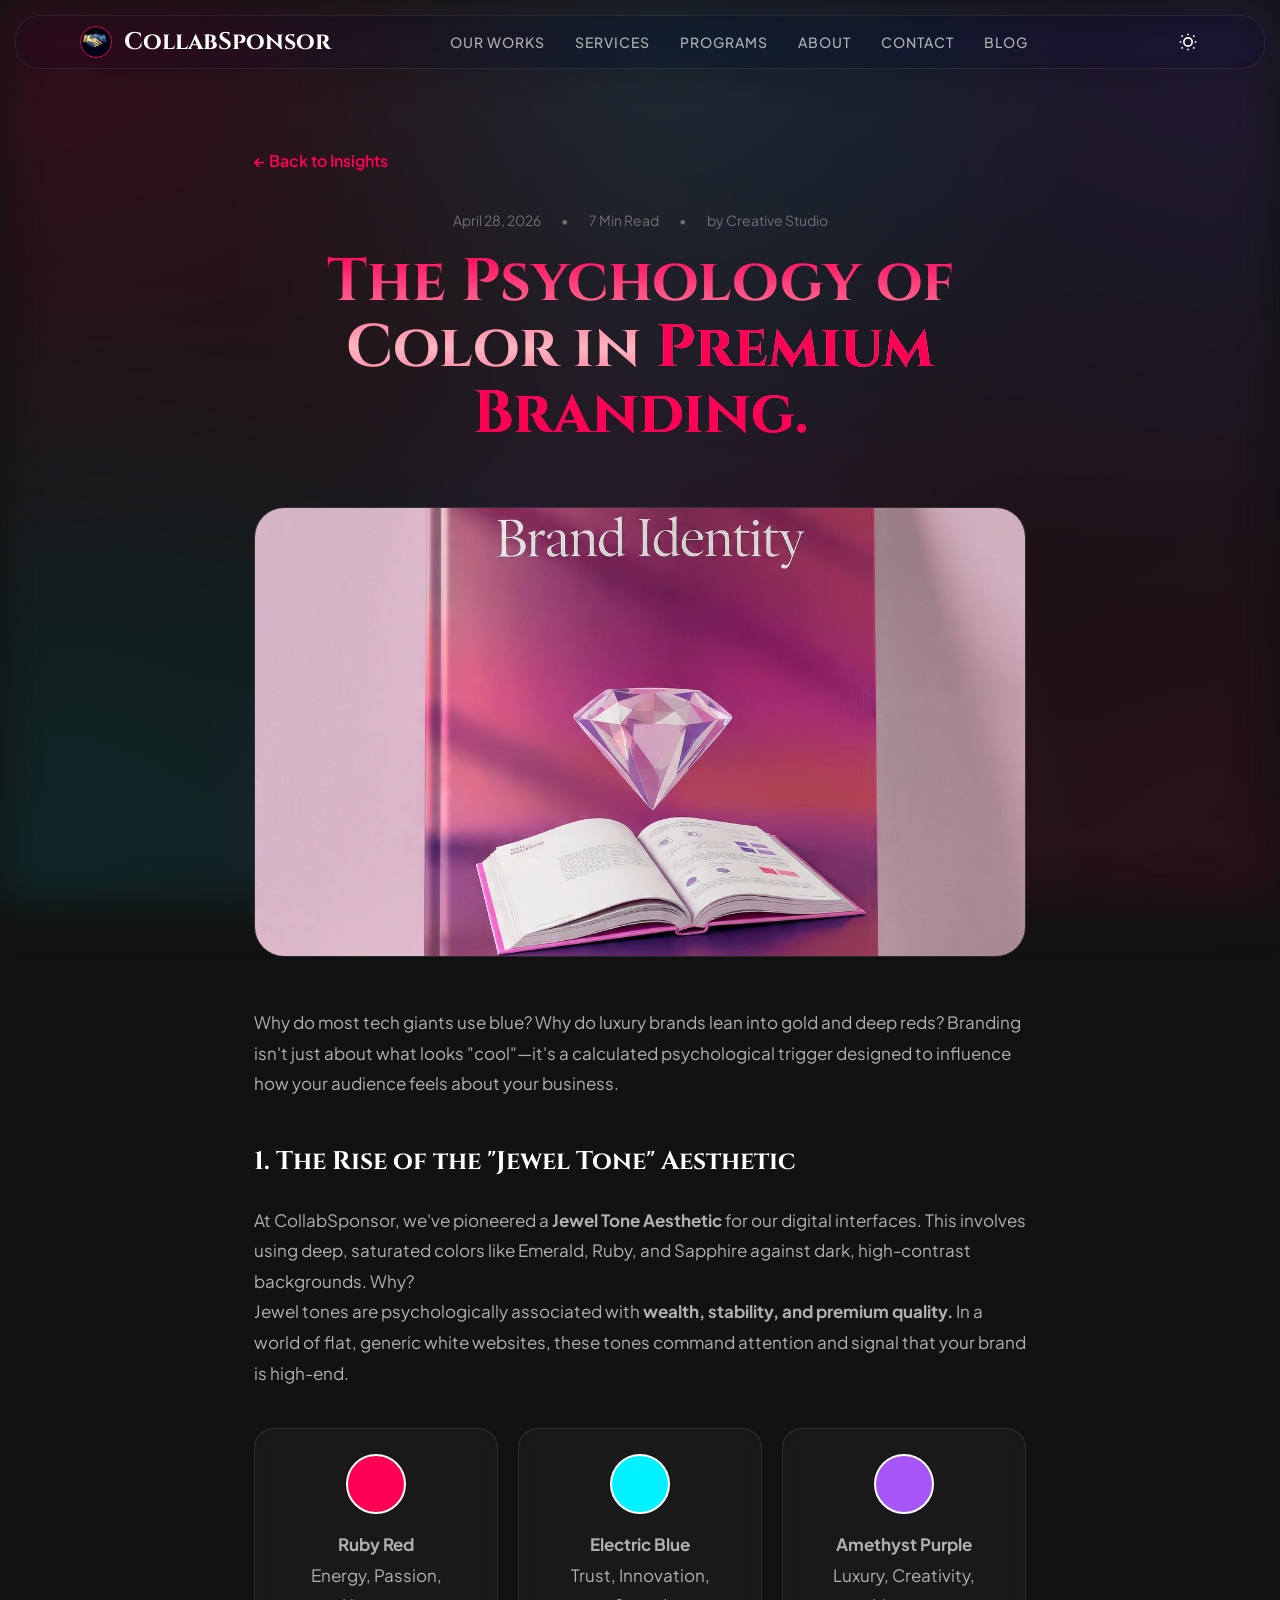
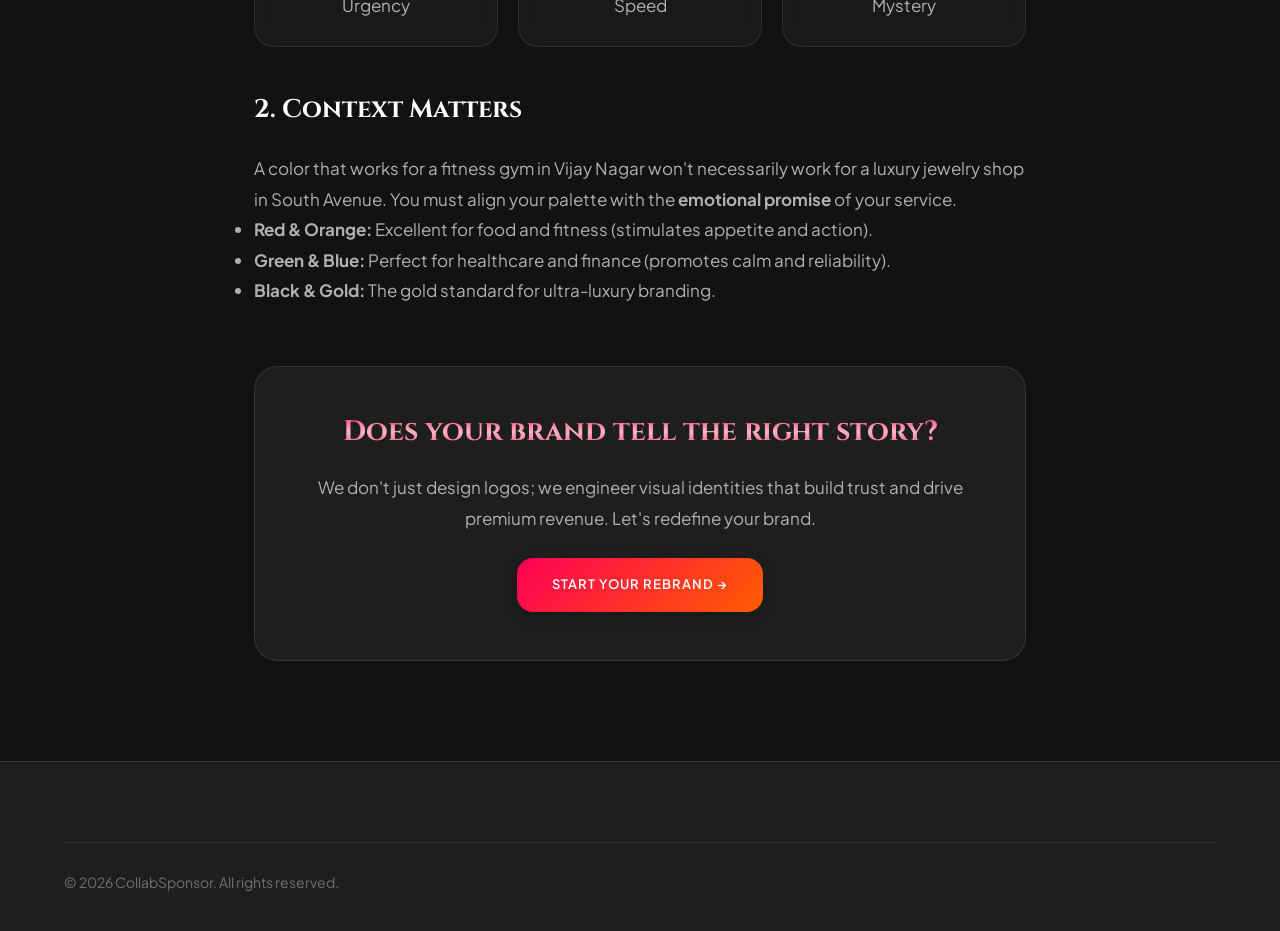
<file: blog-branding-psychology.html>
<!DOCTYPE html>
<html lang="en" data-theme="dark">

<head>
  <meta charset="UTF-8">
  <meta name="viewport" content="width=device-width, initial-scale=1.0">
  <script>
    const savedTheme = localStorage.getItem('theme') || 'dark';
    document.documentElement.setAttribute('data-theme', savedTheme);
  </script>

  <!-- ── SEO ─────────────────────────────────────────────── -->
  <link rel="icon" type="image/webp" href="assets/favicon.webp">
  <title>The Psychology of Color in Agency Branding | CollabSponsor Blog</title>
  <meta name="description" content="Explore how color choices influence brand perception and trust. A deep dive into the Jewel Tone aesthetic.">
  
  <link rel="stylesheet" href="style.css">
  <style>
    .post-container { max-width: 900px; margin: 150px auto 100px; padding: 0 5%; }
    .post-header { text-align: center; margin-bottom: 60px; }
    .post-meta { display: flex; justify-content: center; gap: 20px; color: var(--text3); font-size: 14px; margin-bottom: 20px; }
    .post-content { line-height: 1.8; color: var(--text2); font-size: 17px; }
    .post-content h2 { color: var(--text); margin: 40px 0 20px; font-family: 'Cinzel', serif; }
    .color-swatch-grid { display: grid; grid-template-columns: repeat(auto-fit, minmax(200px, 1fr)); gap: 20px; margin: 40px 0; }
    .swatch-card { padding: 25px; border-radius: 20px; border: 1px solid var(--border); text-align: center; }
    .swatch-circle { width: 60px; height: 60px; border-radius: 50%; margin: 0 auto 15px; border: 2px solid #fff; }
    .post-cta-box { background: var(--bg2); border: 1px solid var(--border); padding: 40px; border-radius: 24px; text-align: center; margin-top: 60px; }
    .featured-img-wrap { width: 100%; height: 450px; border-radius: 30px; overflow: hidden; margin-bottom: 50px; border: 1px solid var(--border); }
    .featured-img { width: 100%; height: 100%; object-fit: cover; }
    .back-to-blog { display: inline-flex; align-items: center; gap: 8px; color: var(--accent); text-decoration: none; font-weight: 600; margin-bottom: 40px; transition: transform 0.3s; }
    .back-to-blog:hover { transform: translateX(-5px); }
  </style>
</head>

<body>
  <div class="noise-overlay"></div>
  <div class="mesh-gradient-bg"></div>

  <nav id="main-nav">
    <div class="nav-container">
      <a href="index.html" class="logo">
        <img src="assets/favicon.webp" alt="CollabSponsor Logo" class="logo-img">
        CollabSponsor
      </a>
      <div class="nav-desktop">
        <a href="index.html#works">Our Works</a>
        <a href="index.html#services">Services</a>
        <a href="index.html#programs">Programs</a>
        <a href="index.html#about">About</a>
        <a href="index.html#contact">Contact</a>
        <a href="blog.html" class="active">Blog</a>
      </div>
      <button id="theme-toggle" class="theme-btn" aria-label="Toggle Theme">
        <svg class="sun-icon" viewBox="0 0 24 24"><path d="M12 17c2.76 0 5-2.24 5-5s-2.24-5-5-5-5 2.24-5 5 2.24 5 5 5z" fill="none" stroke="currentColor" stroke-width="2"/><path d="M12 2v2M12 20v2M4.22 4.22l1.42 1.42M18.36 18.36l1.42 1.42M2 12h2M20 12h2M4.22 19.78l1.42-1.42M18.36 5.64l1.42-1.42" stroke="currentColor" stroke-width="2"/></svg>
        <svg class="moon-icon" viewBox="0 0 24 24"><path d="M21 12.79A9 9 0 1 1 11.21 3 7 7 0 0 0 21 12.79z" fill="none" stroke="currentColor" stroke-width="2"/></svg>
      </button>
      <button class="hamburger" id="hamburger" aria-label="Menu"><span></span><span></span><span></span></button>
    </div>
    <div class="nav-menu" id="nav-menu">
      <a href="index.html#works">Our Works</a>
      <a href="index.html#services">Services</a>
      <a href="index.html#programs">Programs</a>
      <a href="index.html#about">About</a>
      <a href="index.html#contact">Contact</a>
      <a href="blog.html">Blog</a>
    </div>
  </nav>

  <article class="post-container">
    <a href="blog.html" class="back-to-blog">← Back to Insights</a>
    
    <header class="post-header">
      <div class="post-meta">
        <span>April 28, 2026</span>
        <span>•</span>
        <span>7 Min Read</span>
        <span>•</span>
        <span>by Creative Studio</span>
      </div>
      <h1 class="section-title metallic-text">The Psychology of Color in <span style="color:var(--accent)">Premium Branding.</span></h1>
    </header>

    <div class="featured-img-wrap">
        <img src="assets/brand_identity.webp" alt="Branding Strategy" class="featured-img" loading="lazy" decoding="async">
    </div>

    <div class="post-content">
      <p>Why do most tech giants use blue? Why do luxury brands lean into gold and deep reds? Branding isn't just about what looks "cool"—it's a calculated psychological trigger designed to influence how your audience feels about your business.</p>

      <h2>1. The Rise of the "Jewel Tone" Aesthetic</h2>
      <p>At CollabSponsor, we've pioneered a <strong>Jewel Tone Aesthetic</strong> for our digital interfaces. This involves using deep, saturated colors like Emerald, Ruby, and Sapphire against dark, high-contrast backgrounds. Why?</p>
      
      <p>Jewel tones are psychologically associated with <strong>wealth, stability, and premium quality.</strong> In a world of flat, generic white websites, these tones command attention and signal that your brand is high-end.</p>

      <div class="color-swatch-grid">
        <div class="swatch-card glass-card">
          <div class="swatch-circle" style="background: #ff0055;"></div>
          <p><strong>Ruby Red</strong><br>Energy, Passion, Urgency</p>
        </div>
        <div class="swatch-card glass-card">
          <div class="swatch-circle" style="background: #00f2ff;"></div>
          <p><strong>Electric Blue</strong><br>Trust, Innovation, Speed</p>
        </div>
        <div class="swatch-card glass-card">
          <div class="swatch-circle" style="background: #a855f7;"></div>
          <p><strong>Amethyst Purple</strong><br>Luxury, Creativity, Mystery</p>
        </div>
      </div>

      <h2>2. Context Matters</h2>
      <p>A color that works for a fitness gym in Vijay Nagar won't necessarily work for a luxury jewelry shop in South Avenue. You must align your palette with the <strong>emotional promise</strong> of your service.</p>
      
      <ul>
        <li><strong>Red & Orange:</strong> Excellent for food and fitness (stimulates appetite and action).</li>
        <li><strong>Green & Blue:</strong> Perfect for healthcare and finance (promotes calm and reliability).</li>
        <li><strong>Black & Gold:</strong> The gold standard for ultra-luxury branding.</li>
      </ul>

      <div class="post-cta-box">
        <h3 class="metallic-text" style="font-size: 28px; margin-bottom: 15px;">Does your brand tell the right story?</h3>
        <p style="margin-bottom: 25px;">We don't just design logos; we engineer visual identities that build trust and drive premium revenue. Let's redefine your brand.</p>
        <a href="https://wa.me/919109832579" target="_blank" class="hero-cta">Start Your Rebrand →</a>
      </div>
    </div>
  </article>

  <footer class="site-footer">
    <div class="footer-bottom">
      <span>© 2026 CollabSponsor. All rights reserved.</span>
    </div>
  </footer>

  <script src="script.js"></script>
</body>
</html>
</file>
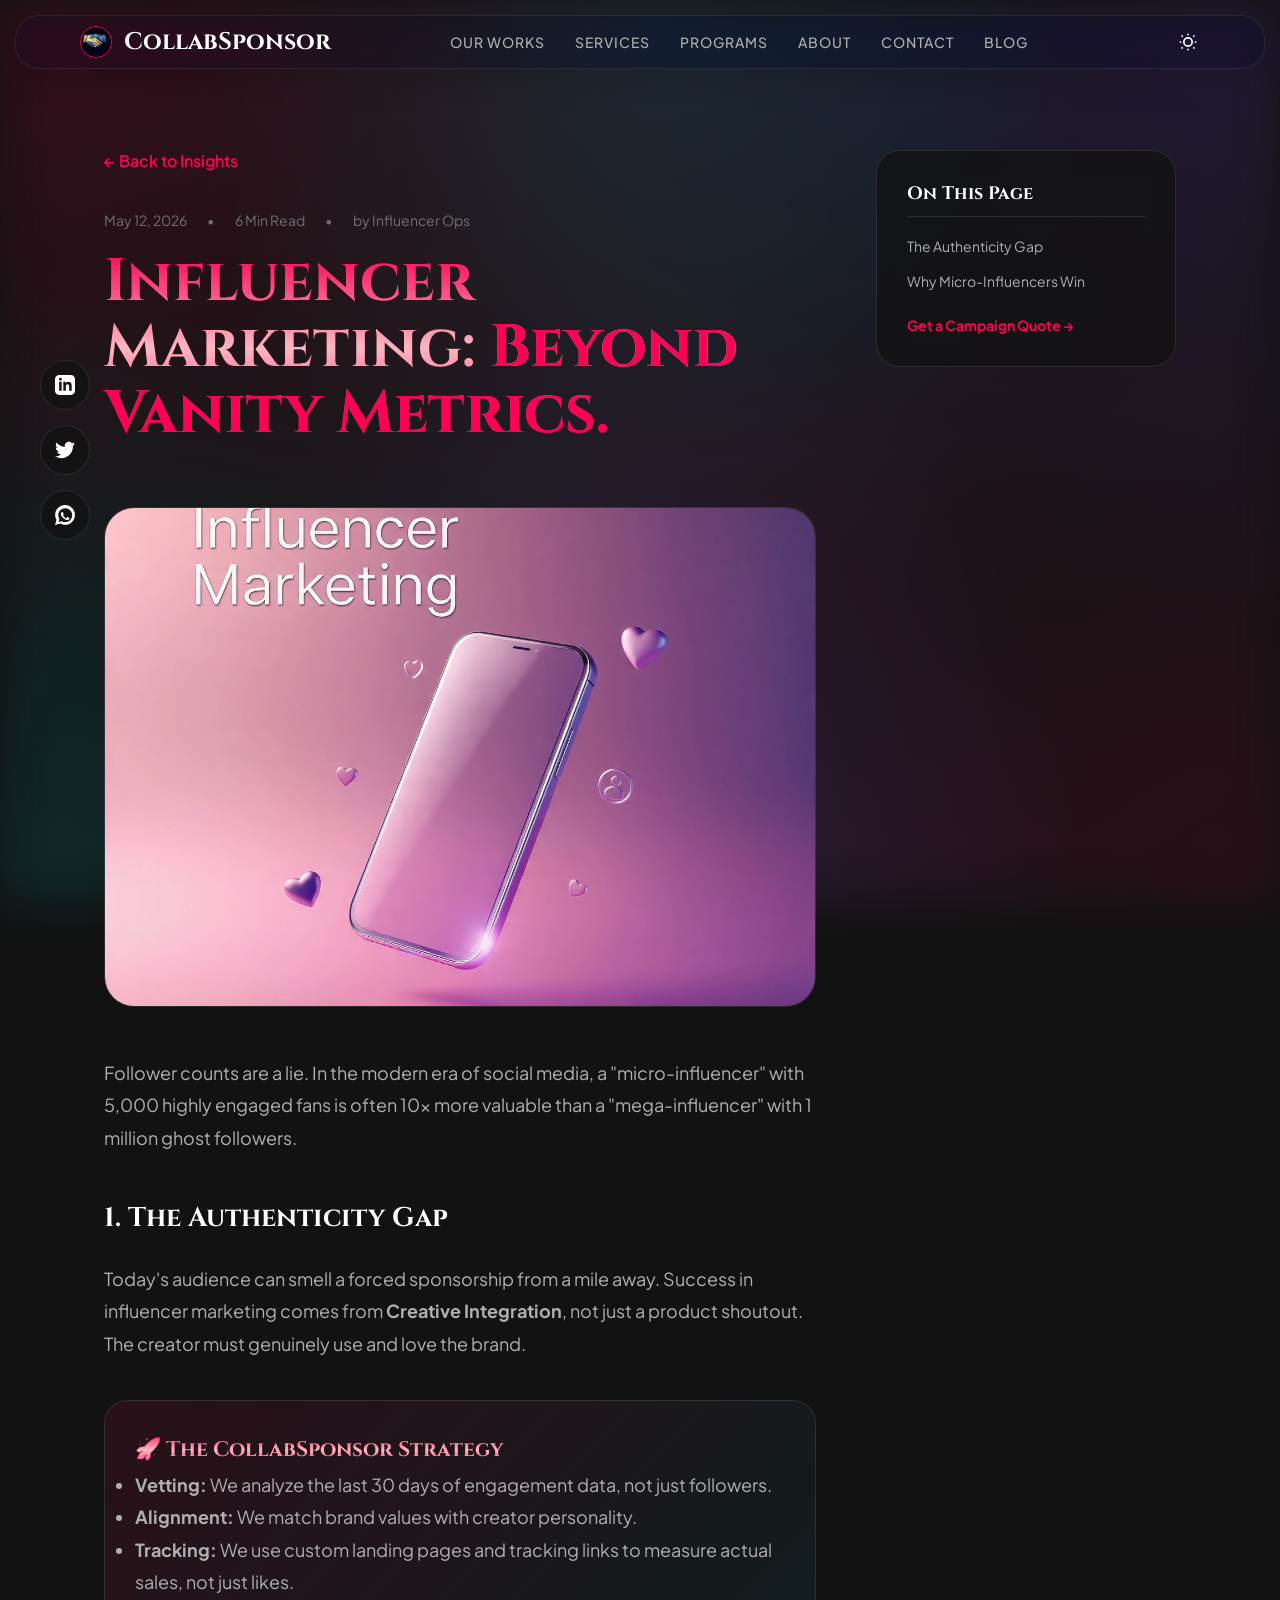
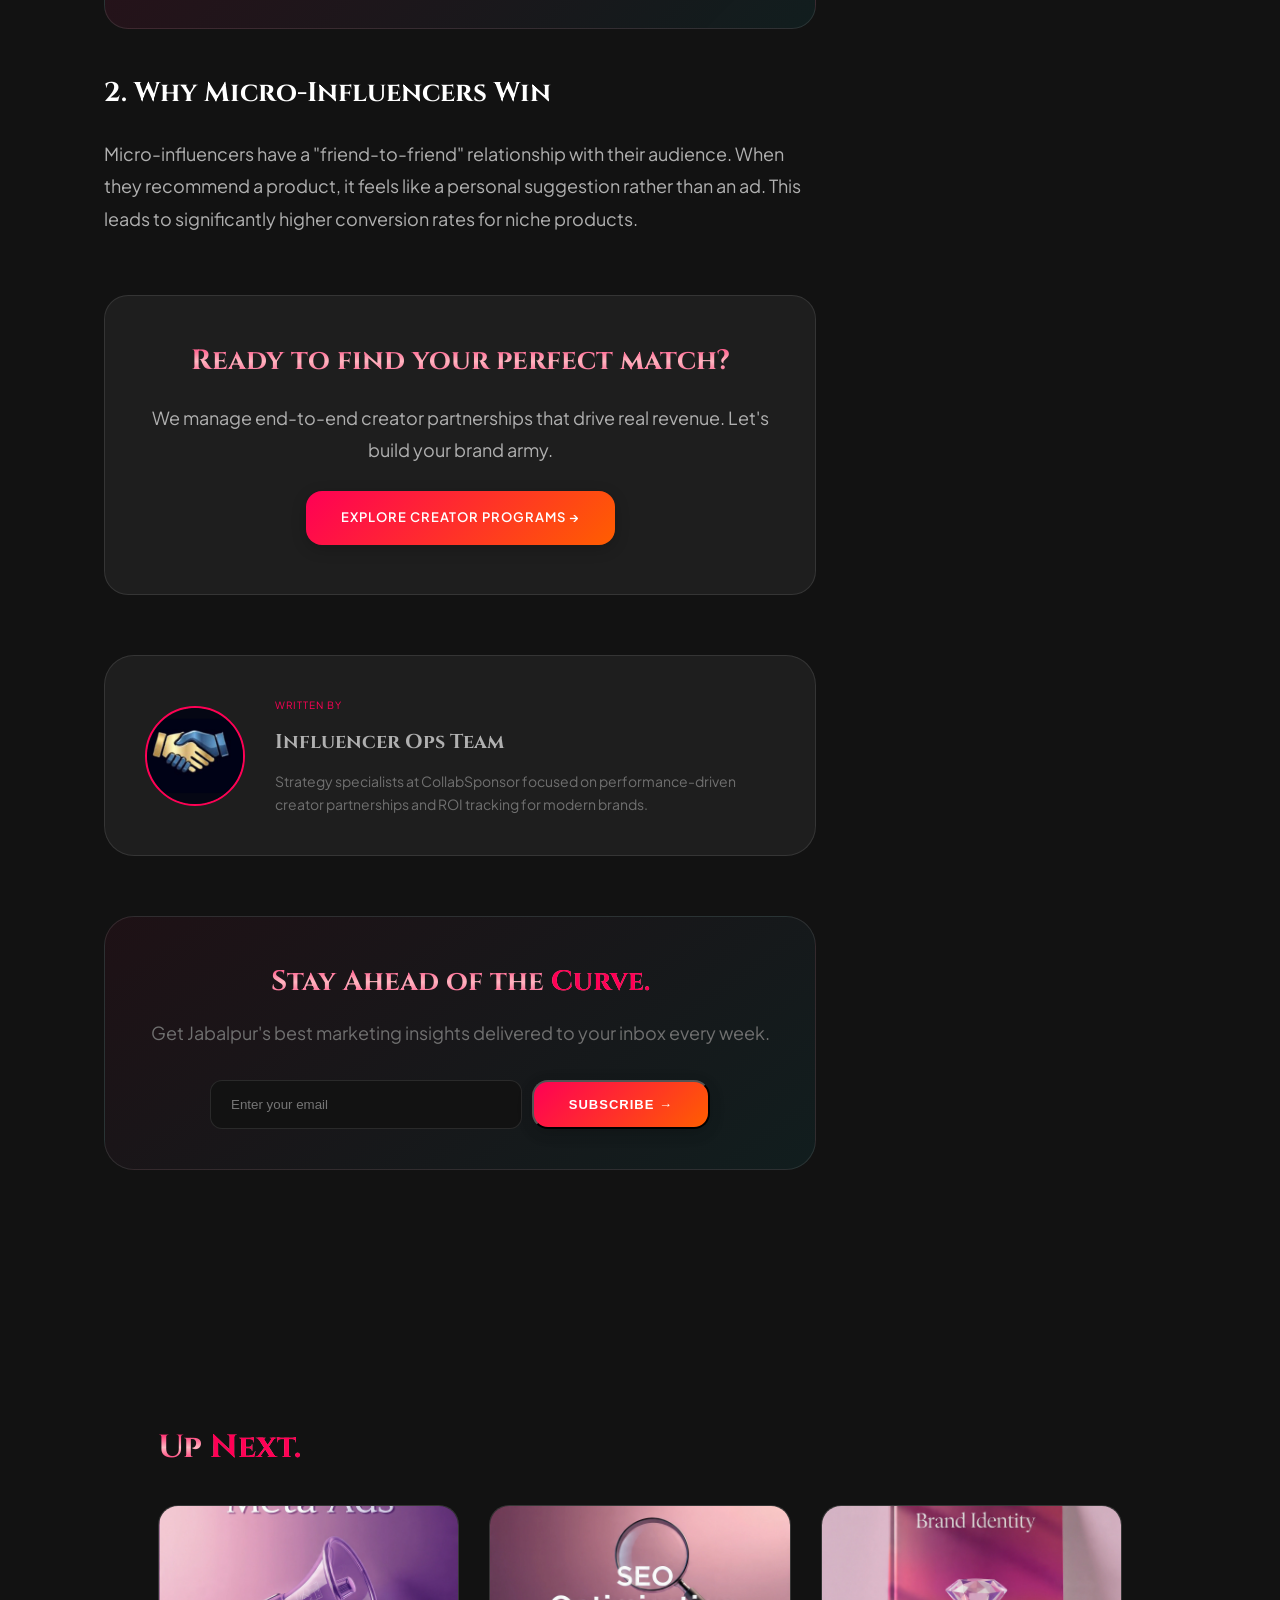
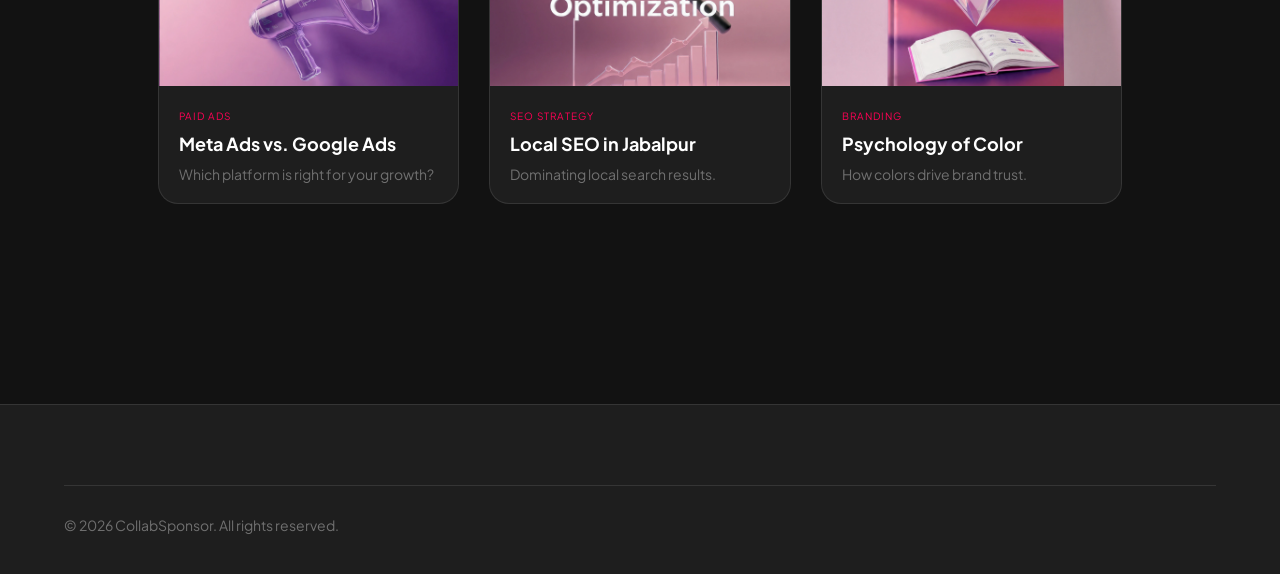
<file: blog-influencer-marketing-roi.html>
<!DOCTYPE html>
<html lang="en" data-theme="dark">

<head>
  <meta charset="UTF-8">
  <meta name="viewport" content="width=device-width, initial-scale=1.0">
  <script>
    const savedTheme = localStorage.getItem('theme') || 'dark';
    document.documentElement.setAttribute('data-theme', savedTheme);
  </script>

  <!-- ── SEO ─────────────────────────────────────────────── -->
  <link rel="icon" type="image/webp" href="assets/favicon.webp">
  <title>Maximizing ROI with Influencer Marketing | CollabSponsor Blog</title>
  <meta name="description" content="How to choose the right creators and track campaign performance for maximum brand impact.">
  
  <link rel="stylesheet" href="style.css">
  <style>
    .post-container { max-width: 1200px; margin: 150px auto 100px; padding: 0 5%; display: grid; grid-template-columns: 1fr 300px; gap: 60px; position: relative; }
    .post-main { min-width: 0; }
    .post-header { text-align: left; margin-bottom: 60px; }
    .post-meta { display: flex; justify-content: flex-start; gap: 20px; color: var(--text3); font-size: 14px; margin-bottom: 20px; }
    .post-content { line-height: 1.8; color: var(--text2); font-size: 18px; }
    .post-content h2 { color: var(--text); margin: 40px 0 20px; font-family: 'Cinzel', serif; scroll-margin-top: 120px; }
    .takeaways-box { background: linear-gradient(135deg, rgba(255, 0, 85, 0.1), rgba(0, 242, 255, 0.05)); border: 1px solid var(--border); border-radius: 24px; padding: 30px; margin: 40px 0; }
    .post-cta-box { background: var(--bg2); border: 1px solid var(--border); padding: 40px; border-radius: 24px; text-align: center; margin-top: 60px; }
    .featured-img-wrap { width: 100%; height: 500px; border-radius: 30px; overflow: hidden; margin-bottom: 50px; border: 1px solid var(--border); }
    .featured-img { width: 100%; height: 100%; object-fit: cover; }
    .back-to-blog { display: inline-flex; align-items: center; gap: 8px; color: var(--accent); text-decoration: none; font-weight: 600; margin-bottom: 40px; transition: transform 0.3s; }
    .back-to-blog:hover { transform: translateX(-5px); }

    /* TOC Styles */
    .post-sidebar { position: sticky; top: 120px; height: fit-content; }
    .toc-card { background: var(--bg-glass); backdrop-filter: blur(10px); border: 1px solid var(--border); padding: 30px; border-radius: 24px; }
    .toc-title { font-family: 'Cinzel', serif; font-size: 18px; margin-bottom: 20px; color: var(--text); border-bottom: 1px solid var(--border); padding-bottom: 10px; }
    .toc-list { list-style: none; display: flex; flex-direction: column; gap: 15px; }
    .toc-link { color: var(--text2); text-decoration: none; font-size: 14px; transition: color 0.3s; display: block; line-height: 1.4; }
    .toc-link:hover, .toc-link.active { color: var(--accent); }
    
    /* Related Posts */
    .related-posts { margin-top: 100px; grid-column: 1 / -1; }
    .related-grid { display: grid; grid-template-columns: repeat(auto-fill, minmax(300px, 1fr)); gap: 30px; margin-top: 40px; }
    .related-card { background: var(--bg2); border: 1px solid var(--border); border-radius: 20px; overflow: hidden; text-decoration: none; color: inherit; transition: transform 0.3s; }
    .related-card:hover { transform: translateY(-5px); border-color: var(--accent); }
    .related-img { width: 100%; height: 180px; object-fit: cover; }
    .related-content { padding: 20px; }
    .related-cat { font-size: 10px; color: var(--accent); text-transform: uppercase; letter-spacing: 1px; margin-bottom: 10px; }
    .related-title { font-size: 18px; margin-bottom: 10px; }

    /* Newsletter */
    .newsletter-box { background: linear-gradient(145deg, rgba(255, 0, 85, 0.05), rgba(0, 242, 255, 0.05)); border: 1px solid var(--border); padding: 40px; border-radius: 30px; margin-top: 60px; text-align: center; }
    .newsletter-form { display: flex; gap: 10px; max-width: 500px; margin: 30px auto 0; }
    .newsletter-input { flex-grow: 1; background: var(--bg); border: 1px solid var(--border); padding: 15px 20px; border-radius: 12px; color: var(--text); outline: none; }
    .newsletter-input:focus { border-color: var(--accent); }
    
    /* Author Card */
    .author-card { display: flex; align-items: center; gap: 30px; background: var(--bg2); padding: 40px; border-radius: 30px; margin-top: 60px; border: 1px solid var(--border); }
    .author-img { width: 100px; height: 100px; border-radius: 50%; object-fit: cover; border: 2px solid var(--accent); }
    .author-info h4 { font-family: 'Cinzel', serif; font-size: 20px; margin-bottom: 10px; }
    .author-info p { font-size: 14px; color: var(--text3); line-height: 1.6; }

    /* Share Buttons */
    .share-sidebar { position: fixed; left: 40px; top: 50%; transform: translateY(-50%); display: flex; flex-direction: column; gap: 15px; z-index: 100; }
    .share-btn { width: 50px; height: 50px; border-radius: 50%; background: var(--bg-glass); backdrop-filter: blur(10px); border: 1px solid var(--border); display: flex; align-items: center; justify-content: center; color: var(--text); text-decoration: none; transition: all 0.3s; }
    .share-btn:hover { background: var(--accent); color: white; transform: scale(1.1); border-color: var(--accent); }

    @media (max-width: 1200px) {
      .share-sidebar { position: static; transform: none; flex-direction: row; justify-content: center; margin-bottom: 40px; }
    }

    @media (max-width: 1024px) {
      .post-container { grid-template-columns: 1fr; }
      .post-sidebar { display: none; }
      .post-header { text-align: center; }
      .post-meta { justify-content: center; }
      .newsletter-form { flex-direction: column; }
      .author-card { flex-direction: column; text-align: center; }
    }
  </style>
</head>

<body>
  <div class="noise-overlay"></div>
  <div class="mesh-gradient-bg"></div>
  <div id="scroll-progress"></div>

  <nav id="main-nav">
    <div class="nav-container">
      <a href="index.html" class="logo">
        <img src="assets/favicon.webp" alt="CollabSponsor Logo" class="logo-img">
        CollabSponsor
      </a>
      <div class="nav-desktop">
        <a href="index.html#works">Our Works</a>
        <a href="index.html#services">Services</a>
        <a href="index.html#programs">Programs</a>
        <a href="index.html#about">About</a>
        <a href="index.html#contact">Contact</a>
        <a href="blog.html" class="active">Blog</a>
      </div>
      <button id="theme-toggle" class="theme-btn" aria-label="Toggle Theme">
        <svg class="sun-icon" viewBox="0 0 24 24"><path d="M12 17c2.76 0 5-2.24 5-5s-2.24-5-5-5-5 2.24-5 5 2.24 5 5 5z" fill="none" stroke="currentColor" stroke-width="2"/><path d="M12 2v2M12 20v2M4.22 4.22l1.42 1.42M18.36 18.36l1.42 1.42M2 12h2M20 12h2M4.22 19.78l1.42-1.42M18.36 5.64l1.42-1.42" stroke="currentColor" stroke-width="2"/></svg>
        <svg class="moon-icon" viewBox="0 0 24 24"><path d="M21 12.79A9 9 0 1 1 11.21 3 7 7 0 0 0 21 12.79z" fill="none" stroke="currentColor" stroke-width="2"/></svg>
      </button>
      <button class="hamburger" id="hamburger" aria-label="Menu"><span></span><span></span><span></span></button>
    </div>
    <div class="nav-menu" id="nav-menu">
      <a href="index.html#works">Our Works</a>
      <a href="index.html#services">Services</a>
      <a href="index.html#programs">Programs</a>
      <a href="index.html#about">About</a>
      <a href="index.html#contact">Contact</a>
      <a href="blog.html">Blog</a>
    </div>
  </nav>

  <article class="post-container">
    <div class="post-main">
      <a href="blog.html" class="back-to-blog">← Back to Insights</a>
      
      <header class="post-header">
        <div class="post-meta">
          <span>May 12, 2026</span>
          <span>•</span>
          <span>6 Min Read</span>
          <span>•</span>
          <span>by Influencer Ops</span>
        </div>
        <h1 class="section-title metallic-text">Influencer Marketing: <span style="color:var(--accent)">Beyond Vanity Metrics.</span></h1>
      </header>

      <div class="featured-img-wrap">
          <img src="assets/influencer_marketing.webp" alt="Influencer Strategy" class="featured-img" loading="lazy" decoding="async">
      </div>

      <div class="post-content">
        <p>Follower counts are a lie. In the modern era of social media, a "micro-influencer" with 5,000 highly engaged fans is often 10x more valuable than a "mega-influencer" with 1 million ghost followers.</p>

        <h2 id="authenticity">1. The Authenticity Gap</h2>
        <p>Today's audience can smell a forced sponsorship from a mile away. Success in influencer marketing comes from <strong>Creative Integration</strong>, not just a product shoutout. The creator must genuinely use and love the brand.</p>
        
        <div class="takeaways-box">
          <h3 class="metallic-text">🚀 The CollabSponsor Strategy</h3>
          <ul>
            <li><strong>Vetting:</strong> We analyze the last 30 days of engagement data, not just followers.</li>
            <li><strong>Alignment:</strong> We match brand values with creator personality.</li>
            <li><strong>Tracking:</strong> We use custom landing pages and tracking links to measure actual sales, not just likes.</li>
          </ul>
        </div>

        <h2 id="micro-vs-mega">2. Why Micro-Influencers Win</h2>
        <p>Micro-influencers have a "friend-to-friend" relationship with their audience. When they recommend a product, it feels like a personal suggestion rather than an ad. This leads to significantly higher conversion rates for niche products.</p>

        <div class="post-cta-box">
          <h3 class="metallic-text" style="font-size: 28px; margin-bottom: 15px;">Ready to find your perfect match?</h3>
          <p style="margin-bottom: 25px;">We manage end-to-end creator partnerships that drive real revenue. Let's build your brand army.</p>
          <a href="https://wa.me/919109832579" target="_blank" class="hero-cta">Explore Creator Programs →</a>
        </div>

        <div class="author-card">
          <img src="assets/favicon.webp" alt="Author" class="author-img" loading="lazy" decoding="async">
          <div class="author-info">
            <div class="related-cat">Written By</div>
            <h4>Influencer Ops Team</h4>
            <p>Strategy specialists at CollabSponsor focused on performance-driven creator partnerships and ROI tracking for modern brands.</p>
          </div>
        </div>

        <div class="newsletter-box">
          <h3 class="metallic-text" style="font-size: 28px;">Stay Ahead of the <span style="color:var(--accent)">Curve.</span></h3>
          <p style="color: var(--text3); margin-top: 10px;">Get Jabalpur's best marketing insights delivered to your inbox every week.</p>
          <form class="newsletter-form">
            <input type="email" placeholder="Enter your email" class="newsletter-input" required>
            <button type="submit" class="hero-cta">Subscribe →</button>
          </form>
        </div>
      </div>
    </div>

    <div class="share-sidebar">
      <a href="#" class="share-btn" aria-label="Share on LinkedIn"><svg width="20" height="20" fill="currentColor" viewBox="0 0 24 24"><path d="M19 0h-14c-2.761 0-5 2.239-5 5v14c0 2.761 2.239 5 5 5h14c2.762 0 5-2.239 5-5v-14c0-2.761-2.238-5-5-5zm-11 19h-3v-11h3v11zm-1.5-12.268c-.966 0-1.75-.79-1.75-1.764s.784-1.764 1.75-1.764 1.75.79 1.75 1.764-.783 1.764-1.75 1.764zm13.5 12.268h-3v-5.604c0-3.368-4-3.113-4 0v5.604h-3v-11h3v1.765c1.396-2.586 7-2.777 7 2.476v6.759z"/></svg></a>
      <a href="#" class="share-btn" aria-label="Share on Twitter"><svg width="20" height="20" fill="currentColor" viewBox="0 0 24 24"><path d="M24 4.557c-.883.392-1.832.656-2.828.775 1.017-.609 1.798-1.574 2.165-2.724-.951.564-2.005.974-3.127 1.195-.897-.957-2.178-1.555-3.594-1.555-3.179 0-5.515 2.966-4.797 6.045-4.091-.205-7.719-2.165-10.148-5.144-1.29 2.213-.669 5.108 1.523 6.574-.806-.026-1.566-.247-2.229-.616-.054 2.281 1.581 4.415 3.949 4.89-.693.188-1.452.232-2.224.084.626 1.956 2.444 3.379 4.6 3.419-2.07 1.623-4.678 2.348-7.29 2.04 2.179 1.397 4.768 2.212 7.548 2.212 9.142 0 14.307-7.721 13.995-14.646.962-.695 1.797-1.562 2.457-2.549z"/></svg></a>
      <a href="#" class="share-btn" aria-label="Share on WhatsApp"><svg width="20" height="20" fill="currentColor" viewBox="0 0 24 24"><path d="M.057 24l1.687-6.163c-1.041-1.804-1.588-3.849-1.587-5.946.003-6.556 5.338-11.891 11.893-11.891 3.181.001 6.167 1.24 8.407 3.481 2.241 2.242 3.48 5.228 3.481 8.408-.003 6.557-5.338 11.892-11.893 11.892-1.99-.001-3.951-.5-5.688-1.448l-6.301 1.667zm12.115-20.17c-4.573 0-8.283 3.711-8.286 8.285 0 1.637.477 3.235 1.378 4.6l-1.01 3.687 3.774-.989c1.311.716 2.788 1.093 4.292 1.094 4.573 0 8.284-3.711 8.286-8.285.001-2.216-.862-4.299-2.431-5.869-1.57-1.569-3.652-2.432-5.867-2.432zm4.618 11.516c-.253-.127-1.501-.741-1.733-.825-.233-.085-.403-.127-.572.127-.17.254-.656.825-.805.996-.148.17-.297.191-.55.064-.254-.127-1.072-.395-2.043-1.261-.755-.673-1.265-1.505-1.413-1.759-.148-.254-.016-.391.111-.518.114-.114.254-.296.381-.444.127-.148.17-.254.254-.423.085-.17.042-.317-.021-.444-.064-.127-.572-1.377-.784-1.885-.206-.492-.413-.423-.572-.432-.148-.009-.317-.009-.487-.009-.17 0-.445.063-.678.317-.233.254-.889.868-.889 2.116 0 1.248.91 2.455 1.037 2.624.127.169 1.791 2.735 4.338 3.832.607.262 1.08.418 1.448.535.609.194 1.164.166 1.603.101.49-.073 1.501-.613 1.712-1.205.211-.592.211-1.101.148-1.205-.063-.105-.233-.169-.487-.296z"/></svg></a>
    </div>

    <aside class="post-sidebar">
      <div class="toc-card">
        <h3 class="toc-title">On This Page</h3>
        <nav class="toc-list">
          <a href="#authenticity" class="toc-link">The Authenticity Gap</a>
          <a href="#micro-vs-mega" class="toc-link">Why Micro-Influencers Win</a>
          <a href="https://wa.me/919109832579" class="toc-link" style="color:var(--accent); font-weight:700; margin-top:10px;">Get a Campaign Quote →</a>
        </nav>
      </div>
    </aside>

    <section class="related-posts">
      <h2 class="section-title metallic-text" style="font-size: 32px;">Up <span style="color:var(--accent)">Next.</span></h2>
      <div class="related-grid">
        <a href="blog-meta-vs-google-ads.html" class="related-card">
          <img src="assets/meta_ads.webp" alt="Meta vs Google" class="related-img" loading="lazy" decoding="async">
          <div class="related-content">
            <div class="related-cat">Paid Ads</div>
            <h3 class="related-title">Meta Ads vs. Google Ads</h3>
            <p style="font-size:14px; color:var(--text3);">Which platform is right for your growth?</p>
          </div>
        </a>
        <a href="blog-local-seo-jabalpur.html" class="related-card">
          <img src="assets/seo_optimization.webp" alt="Local SEO" class="related-img" loading="lazy" decoding="async">
          <div class="related-content">
            <div class="related-cat">SEO Strategy</div>
            <h3 class="related-title">Local SEO in Jabalpur</h3>
            <p style="font-size:14px; color:var(--text3);">Dominating local search results.</p>
          </div>
        </a>
        <a href="blog-branding-psychology.html" class="related-card">
          <img src="assets/brand_identity.webp" alt="Branding" class="related-img" loading="lazy" decoding="async">
          <div class="related-content">
            <div class="related-cat">Branding</div>
            <h3 class="related-title">Psychology of Color</h3>
            <p style="font-size:14px; color:var(--text3);">How colors drive brand trust.</p>
          </div>
        </a>
      </div>
    </section>
  </article>

  <footer class="site-footer">
    <div class="footer-bottom">
      <span>© 2026 CollabSponsor. All rights reserved.</span>
    </div>
  </footer>

  <script src="script.js"></script>
</body>
</html>
</file>
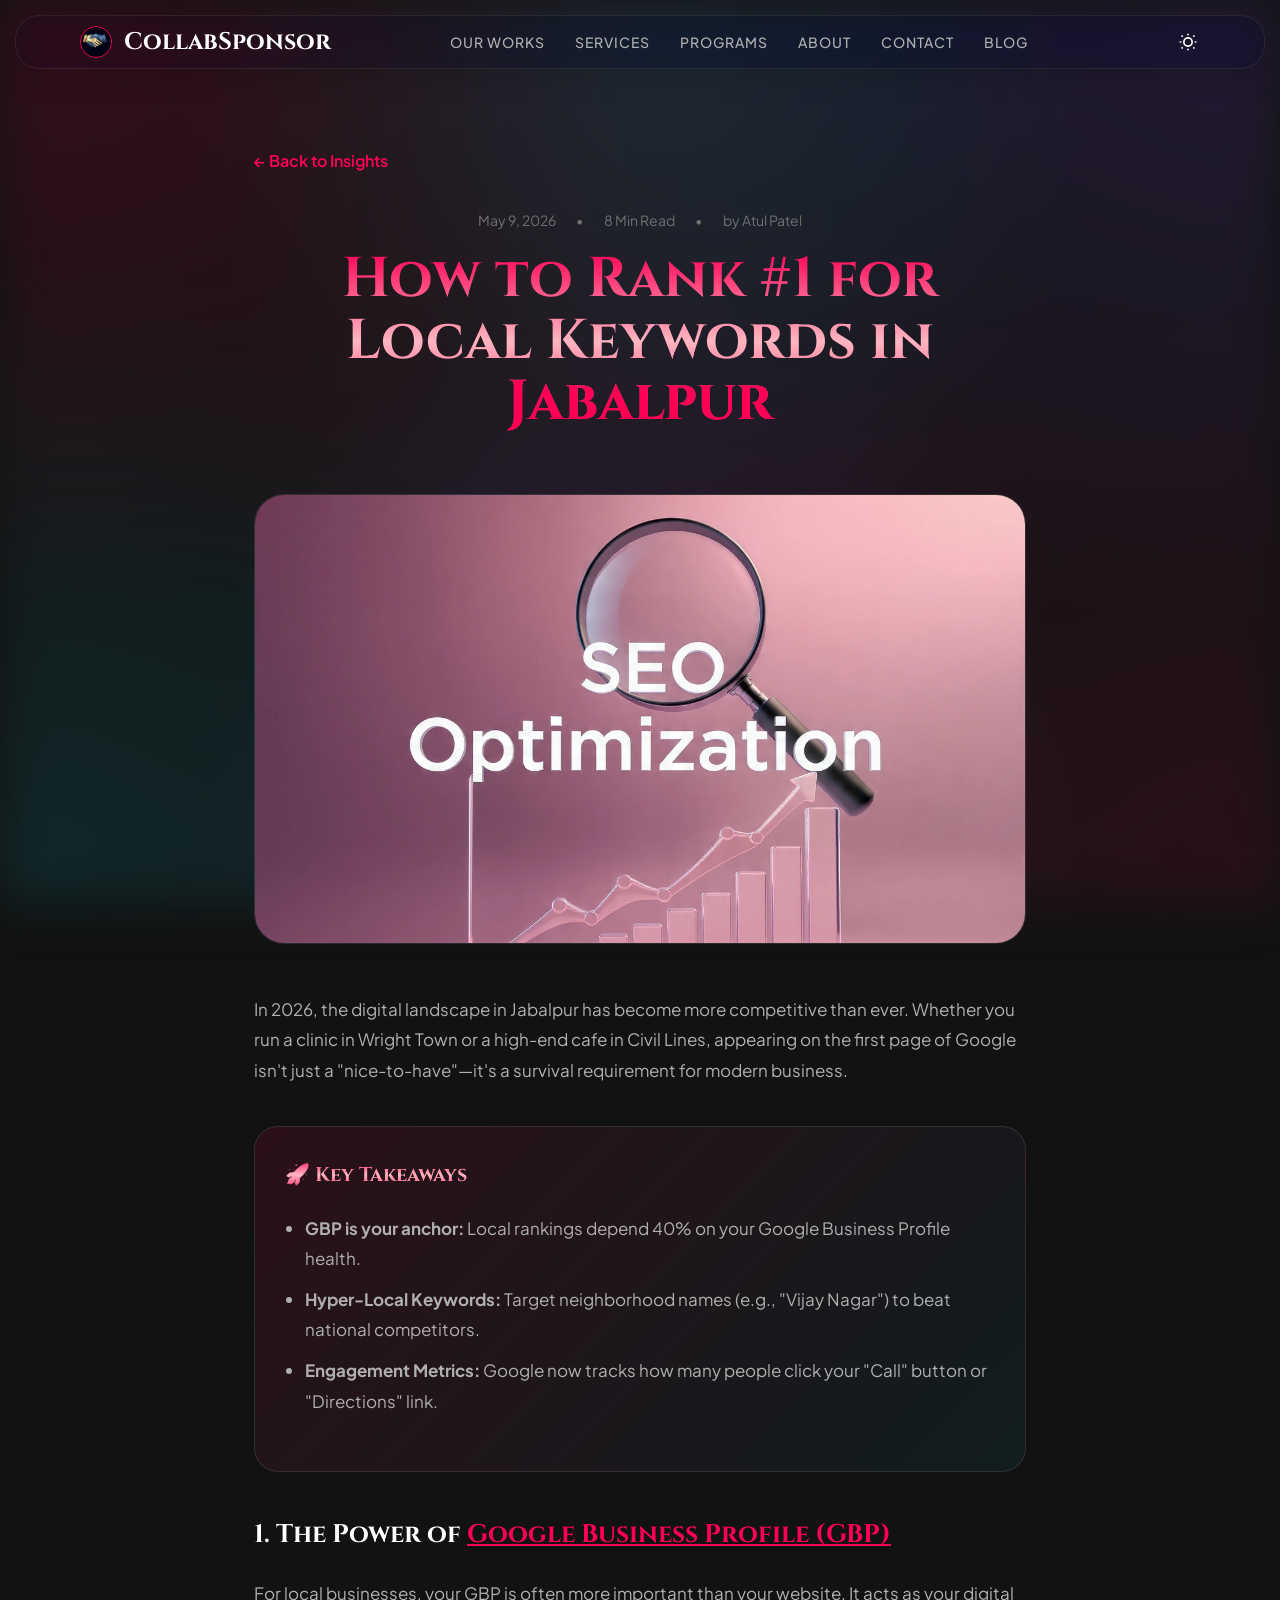
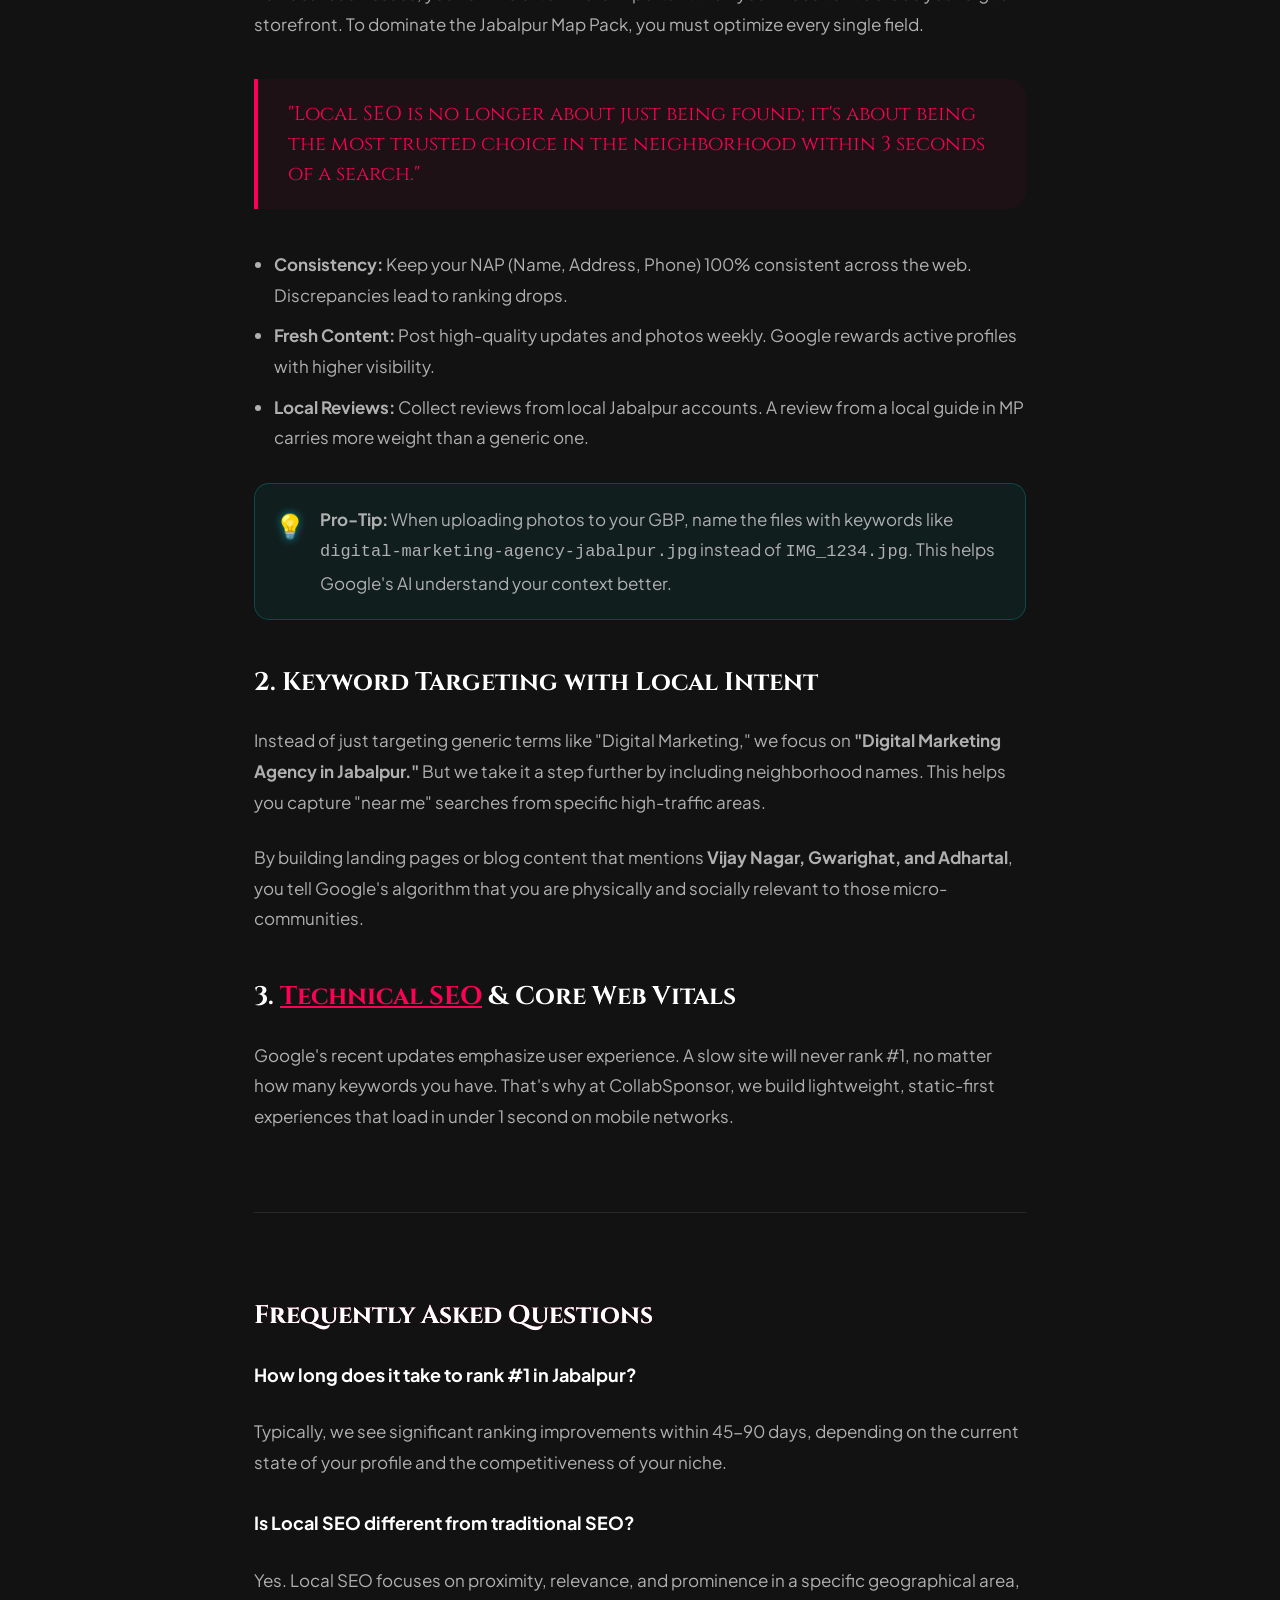
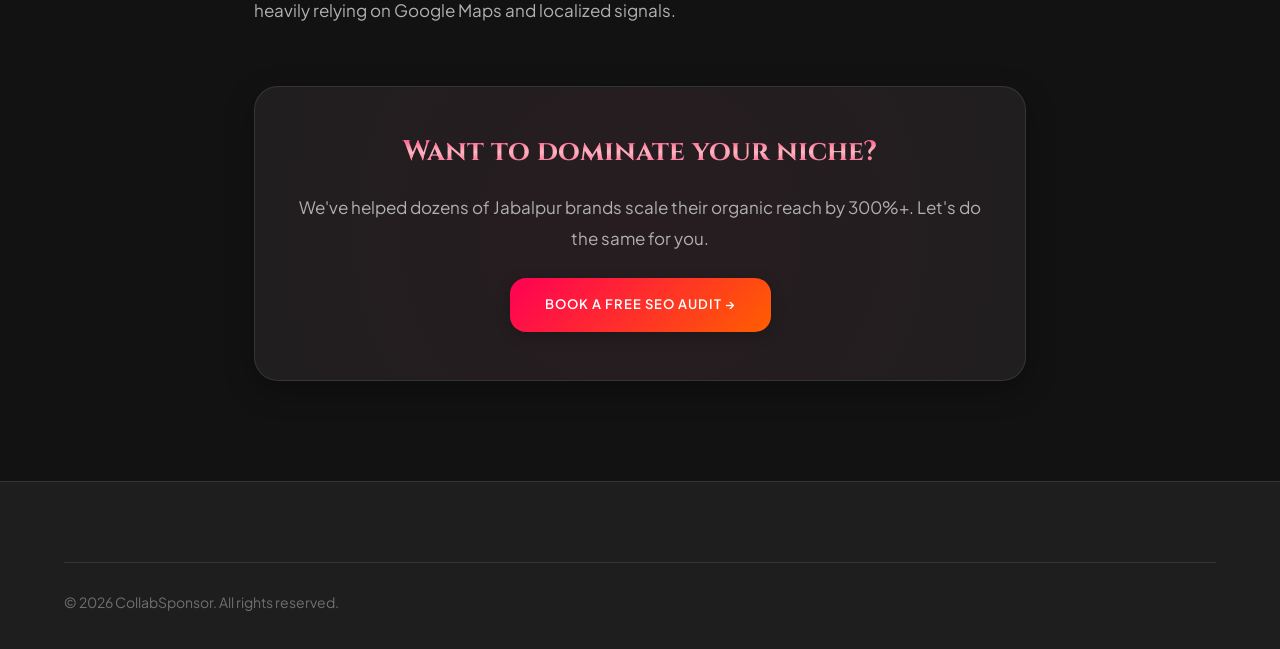
<file: blog-local-seo-jabalpur.html>
<!DOCTYPE html>
<html lang="en" data-theme="dark">

<head>
  <meta charset="UTF-8">
  <meta name="viewport" content="width=device-width, initial-scale=1.0">
  <script>
    const savedTheme = localStorage.getItem('theme') || 'dark';
    document.documentElement.setAttribute('data-theme', savedTheme);
  </script>

  <!-- ── SEO ─────────────────────────────────────────────── -->
  <link rel="icon" type="image/webp" href="assets/favicon.webp">
  <title>How to Rank #1 for Local Keywords in Jabalpur | CollabSponsor Blog</title>
  <meta name="description" content="A step-by-step guide for Jabalpur business owners to dominate local search, optimize their GBP, and beat the competition in MP.">
  <meta name="keywords" content="local seo jabalpur, digital marketing jabalpur, google business profile tips, rank #1 jabalpur">
  
  <link rel="stylesheet" href="style.css">
  <style>
    .post-container {
      max-width: 900px;
      margin: 150px auto 100px;
      padding: 0 5%;
    }

    .post-header {
      text-align: center;
      margin-bottom: 60px;
    }

    .post-meta {
      display: flex;
      justify-content: center;
      gap: 20px;
      color: var(--text3);
      font-size: 14px;
      margin-bottom: 20px;
    }

    .post-content {
      line-height: 1.8;
      color: var(--text2);
      font-size: 17px;
    }

    .post-content h2 {
      color: var(--text);
      margin: 40px 0 20px;
      font-family: 'Cinzel', serif;
    }

    .post-content p {
      margin-bottom: 25px;
    }

    .post-content ul {
      margin-bottom: 25px;
      padding-left: 20px;
    }

    .post-content li {
      margin-bottom: 10px;
    }

    .post-content blockquote {
      font-family: 'Cinzel', serif;
      font-size: 20px;
      color: var(--accent);
      border-left: 4px solid var(--accent);
      padding: 20px 30px;
      margin: 40px 0;
      background: rgba(255, 0, 85, 0.05);
      border-radius: 0 20px 20px 0;
      line-height: 1.5;
    }

    .takeaways-box {
      background: linear-gradient(135deg, rgba(255, 0, 85, 0.1), rgba(0, 242, 255, 0.05));
      border: 1px solid var(--border);
      border-radius: 24px;
      padding: 30px;
      margin: 40px 0;
    }

    .takeaways-box h3 {
      margin-top: 0;
      margin-bottom: 20px;
      font-size: 20px;
    }

    .protip {
      background: rgba(0, 242, 255, 0.05);
      border: 1px solid rgba(0, 242, 255, 0.2);
      padding: 20px;
      border-radius: 15px;
      margin: 30px 0;
      display: flex;
      gap: 15px;
      align-items: flex-start;
    }

    .protip-icon {
      font-size: 24px;
      filter: drop-shadow(0 0 5px rgba(0, 242, 255, 0.5));
    }

    .faq-section {
      margin-top: 80px;
      border-top: 1px solid var(--border);
      padding-top: 40px;
    }

    .faq-item {
      margin-bottom: 30px;
    }

    .faq-q {
      font-weight: 700;
      color: var(--text);
      margin-bottom: 10px;
      font-size: 18px;
    }

    .post-cta-box {
      background: var(--bg2);
      border: 1px solid var(--border);
      padding: 40px;
      border-radius: 24px;
      text-align: center;
      margin-top: 60px;
      box-shadow: 0 10px 30px rgba(0,0,0,0.3);
      position: relative;
      overflow: hidden;
    }

    .post-cta-box::before {
        content: '';
        position: absolute;
        top: -50%;
        left: -50%;
        width: 200%;
        height: 200%;
        background: radial-gradient(circle, var(--accent-glow) 0%, transparent 70%);
        opacity: 0.1;
        z-index: 0;
    }

    .back-to-blog {
      display: inline-flex;
      align-items: center;
      gap: 8px;
      color: var(--accent);
      text-decoration: none;
      font-weight: 600;
      margin-bottom: 40px;
      transition: transform 0.3s ease;
    }

    .back-to-blog:hover {
        transform: translateX(-5px);
    }

    .featured-img-wrap {
        width: 100%;
        height: 450px;
        border-radius: 30px;
        overflow: hidden;
        margin-bottom: 50px;
        border: 1px solid var(--border);
    }

    .featured-img {
        width: 100%;
        height: 100%;
        object-fit: cover;
    }
  </style>
</head>

<body>
  <div class="noise-overlay"></div>
  <div class="mesh-gradient-bg"></div>

  <nav id="main-nav">
    <div class="nav-container">
      <a href="index.html" class="logo">
        <img src="assets/favicon.webp" alt="CollabSponsor Logo" class="logo-img">
        CollabSponsor
      </a>
      <div class="nav-desktop">
        <a href="index.html#works">Our Works</a>
        <a href="index.html#services">Services</a>
        <a href="index.html#programs">Programs</a>
        <a href="index.html#about">About</a>
        <a href="index.html#contact">Contact</a>
        <a href="blog.html" class="active">Blog</a>
      </div>
      <button id="theme-toggle" class="theme-btn" aria-label="Toggle Theme">
        <svg class="sun-icon" viewBox="0 0 24 24"><path d="M12 17c2.76 0 5-2.24 5-5s-2.24-5-5-5-5 2.24-5 5 2.24 5 5 5z" fill="none" stroke="currentColor" stroke-width="2"/><path d="M12 2v2M12 20v2M4.22 4.22l1.42 1.42M18.36 18.36l1.42 1.42M2 12h2M20 12h2M4.22 19.78l1.42-1.42M18.36 5.64l1.42-1.42" stroke="currentColor" stroke-width="2"/></svg>
        <svg class="moon-icon" viewBox="0 0 24 24"><path d="M21 12.79A9 9 0 1 1 11.21 3 7 7 0 0 0 21 12.79z" fill="none" stroke="currentColor" stroke-width="2"/></svg>
      </button>
      <button class="hamburger" id="hamburger" aria-label="Menu">
        <span></span><span></span><span></span>
      </button>
    </div>
    <div class="nav-menu" id="nav-menu">
      <a href="index.html#works">Our Works</a>
      <a href="index.html#services">Services</a>
      <a href="index.html#programs">Programs</a>
      <a href="index.html#about">About</a>
      <a href="index.html#contact">Contact</a>
      <a href="blog.html">Blog</a>
    </div>
  </nav>

  <article class="post-container">
    <a href="blog.html" class="back-to-blog">← Back to Insights</a>
    
    <header class="post-header">
      <div class="post-meta">
        <span>May 9, 2026</span>
        <span>•</span>
        <span>8 Min Read</span>
        <span>•</span>
        <span>by Atul Patel</span>
      </div>
      <h1 class="section-title metallic-text" style="font-size: clamp(32px, 5vw, 56px);">How to Rank #1 for Local Keywords in <span style="color:var(--accent)">Jabalpur</span></h1>
    </header>

    <div class="featured-img-wrap">
        <img src="assets/seo_optimization.webp" alt="SEO Strategy for Jabalpur" class="featured-img" loading="lazy" decoding="async">
    </div>

    <div class="post-content">
      <p>In 2026, the digital landscape in Jabalpur has become more competitive than ever. Whether you run a clinic in Wright Town or a high-end cafe in Civil Lines, appearing on the first page of Google isn't just a "nice-to-have"—it's a survival requirement for modern business.</p>

      <div class="takeaways-box">
        <h3 class="metallic-text">🚀 Key Takeaways</h3>
        <ul>
          <li><strong>GBP is your anchor:</strong> Local rankings depend 40% on your Google Business Profile health.</li>
          <li><strong>Hyper-Local Keywords:</strong> Target neighborhood names (e.g., "Vijay Nagar") to beat national competitors.</li>
          <li><strong>Engagement Metrics:</strong> Google now tracks how many people click your "Call" button or "Directions" link.</li>
        </ul>
      </div>

      <h2>1. The Power of <a href="service-seo-optimization.html" style="color:var(--accent); text-decoration:underline;">Google Business Profile (GBP)</a></h2>
      <p>For local businesses, your GBP is often more important than your website. It acts as your digital storefront. To dominate the Jabalpur Map Pack, you must optimize every single field.</p>
      
      <blockquote>
        "Local SEO is no longer about just being found; it's about being the most trusted choice in the neighborhood within 3 seconds of a search."
      </blockquote>

      <ul>
        <li><strong>Consistency:</strong> Keep your NAP (Name, Address, Phone) 100% consistent across the web. Discrepancies lead to ranking drops.</li>
        <li><strong>Fresh Content:</strong> Post high-quality updates and photos weekly. Google rewards active profiles with higher visibility.</li>
        <li><strong>Local Reviews:</strong> Collect reviews from local Jabalpur accounts. A review from a local guide in MP carries more weight than a generic one.</li>
      </ul>

      <div class="protip">
        <div class="protip-icon">💡</div>
        <div>
          <strong>Pro-Tip:</strong> When uploading photos to your GBP, name the files with keywords like <code>digital-marketing-agency-jabalpur.jpg</code> instead of <code>IMG_1234.jpg</code>. This helps Google's AI understand your context better.
        </div>
      </div>

      <h2>2. Keyword Targeting with Local Intent</h2>
      <p>Instead of just targeting generic terms like "Digital Marketing," we focus on <strong>"Digital Marketing Agency in Jabalpur."</strong> But we take it a step further by including neighborhood names. This helps you capture "near me" searches from specific high-traffic areas.</p>
      
      <p>By building landing pages or blog content that mentions <strong>Vijay Nagar, Gwarighat, and Adhartal</strong>, you tell Google's algorithm that you are physically and socially relevant to those micro-communities.</p>

      <h2>3. <a href="service-seo-optimization.html" style="color:var(--accent); text-decoration:underline;">Technical SEO</a> & Core Web Vitals</h2>
      <p>Google's recent updates emphasize user experience. A slow site will never rank #1, no matter how many keywords you have. That's why at CollabSponsor, we build lightweight, static-first experiences that load in under 1 second on mobile networks.</p>

      <div class="faq-section">
        <h2 class="metallic-text">Frequently Asked Questions</h2>
        
        <div class="faq-item">
          <p class="faq-q">How long does it take to rank #1 in Jabalpur?</p>
          <p>Typically, we see significant ranking improvements within 45-90 days, depending on the current state of your profile and the competitiveness of your niche.</p>
        </div>

        <div class="faq-item">
          <p class="faq-q">Is Local SEO different from traditional SEO?</p>
          <p>Yes. Local SEO focuses on proximity, relevance, and prominence in a specific geographical area, heavily relying on Google Maps and localized signals.</p>
        </div>
      </div>

      <div class="post-cta-box">
        <h3 class="metallic-text" style="font-size: 28px; margin-bottom: 15px; position: relative; z-index: 1;">Want to dominate your niche?</h3>
        <p style="margin-bottom: 25px; position: relative; z-index: 1;">We've helped dozens of Jabalpur brands scale their organic reach by 300%+. Let's do the same for you.</p>
        <a href="https://wa.me/919109832579" target="_blank" class="hero-cta" style="position: relative; z-index: 1;">Book a Free SEO Audit →</a>
      </div>
    </div>
  </article>

  <footer class="site-footer">
    <div class="footer-bottom">
      <span>© 2026 CollabSponsor. All rights reserved.</span>
    </div>
  </footer>

  <script src="script.js"></script>
</body>
</html>
</file>
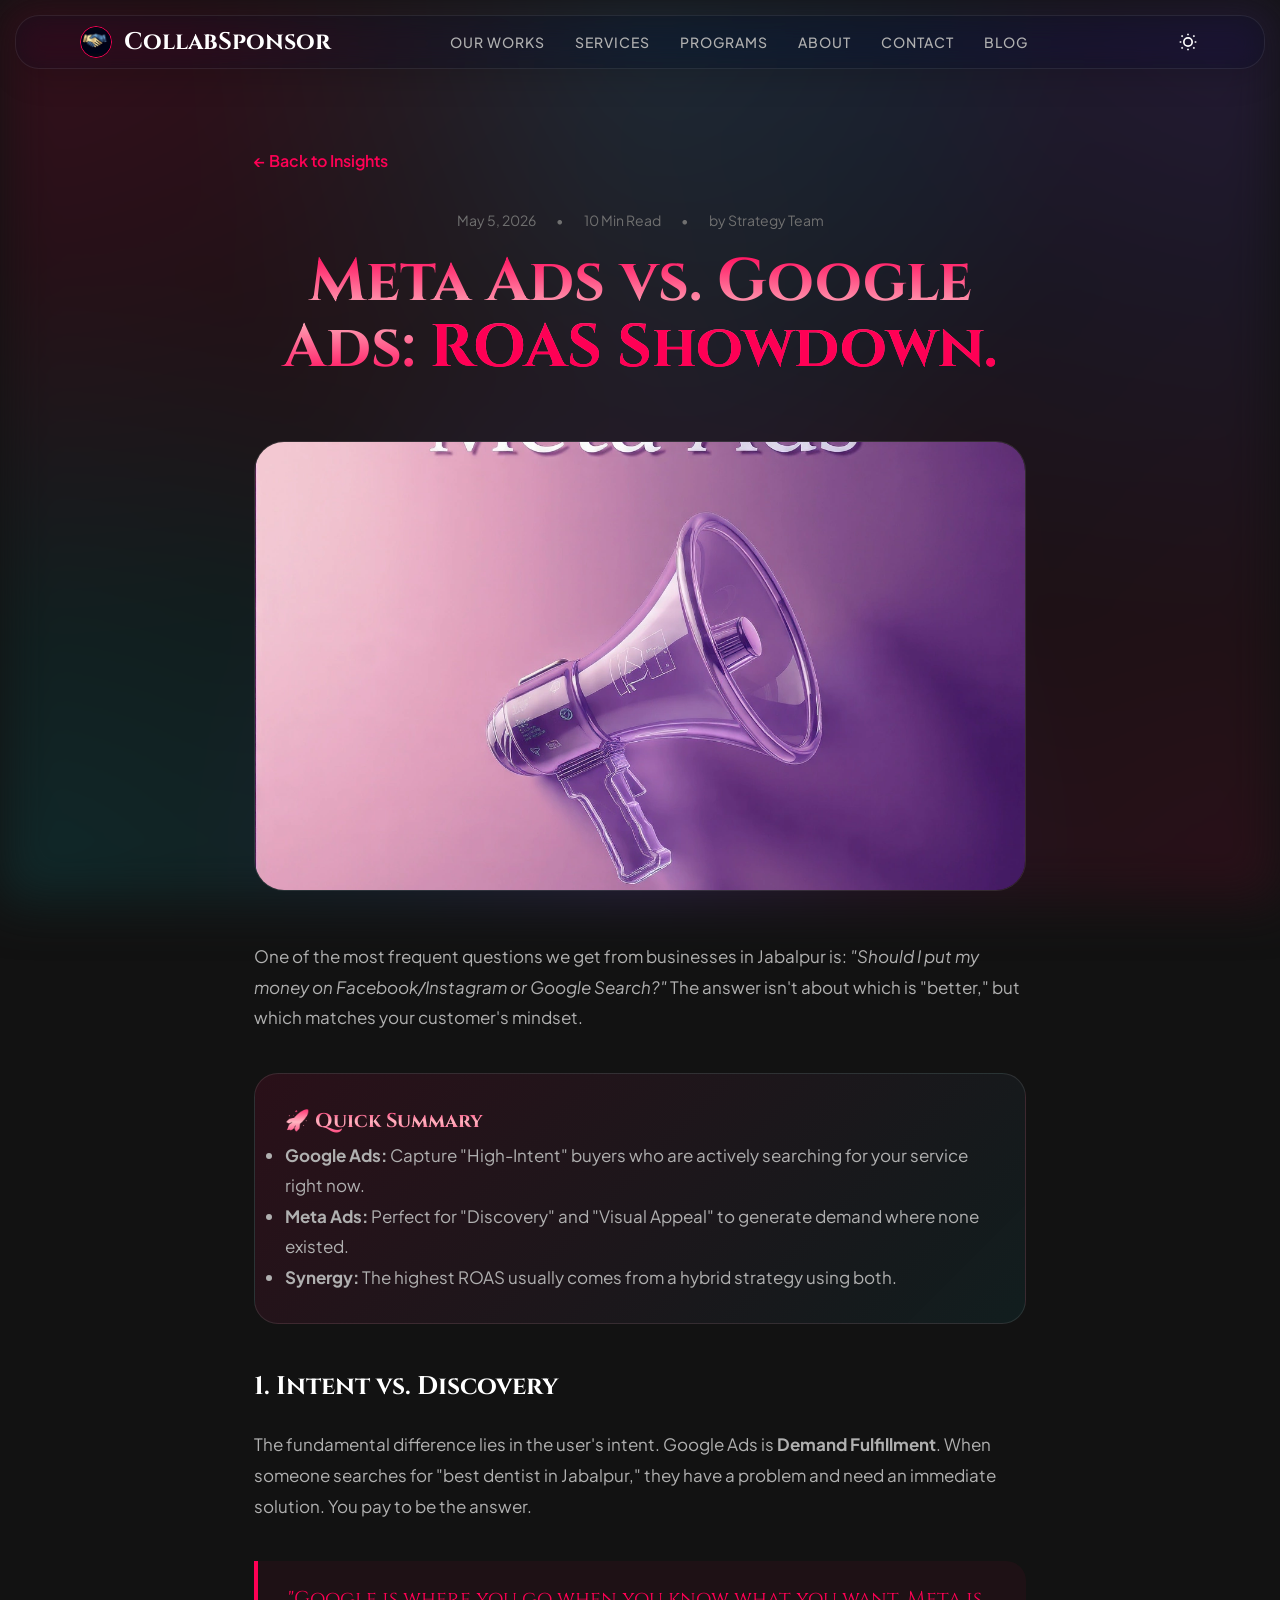
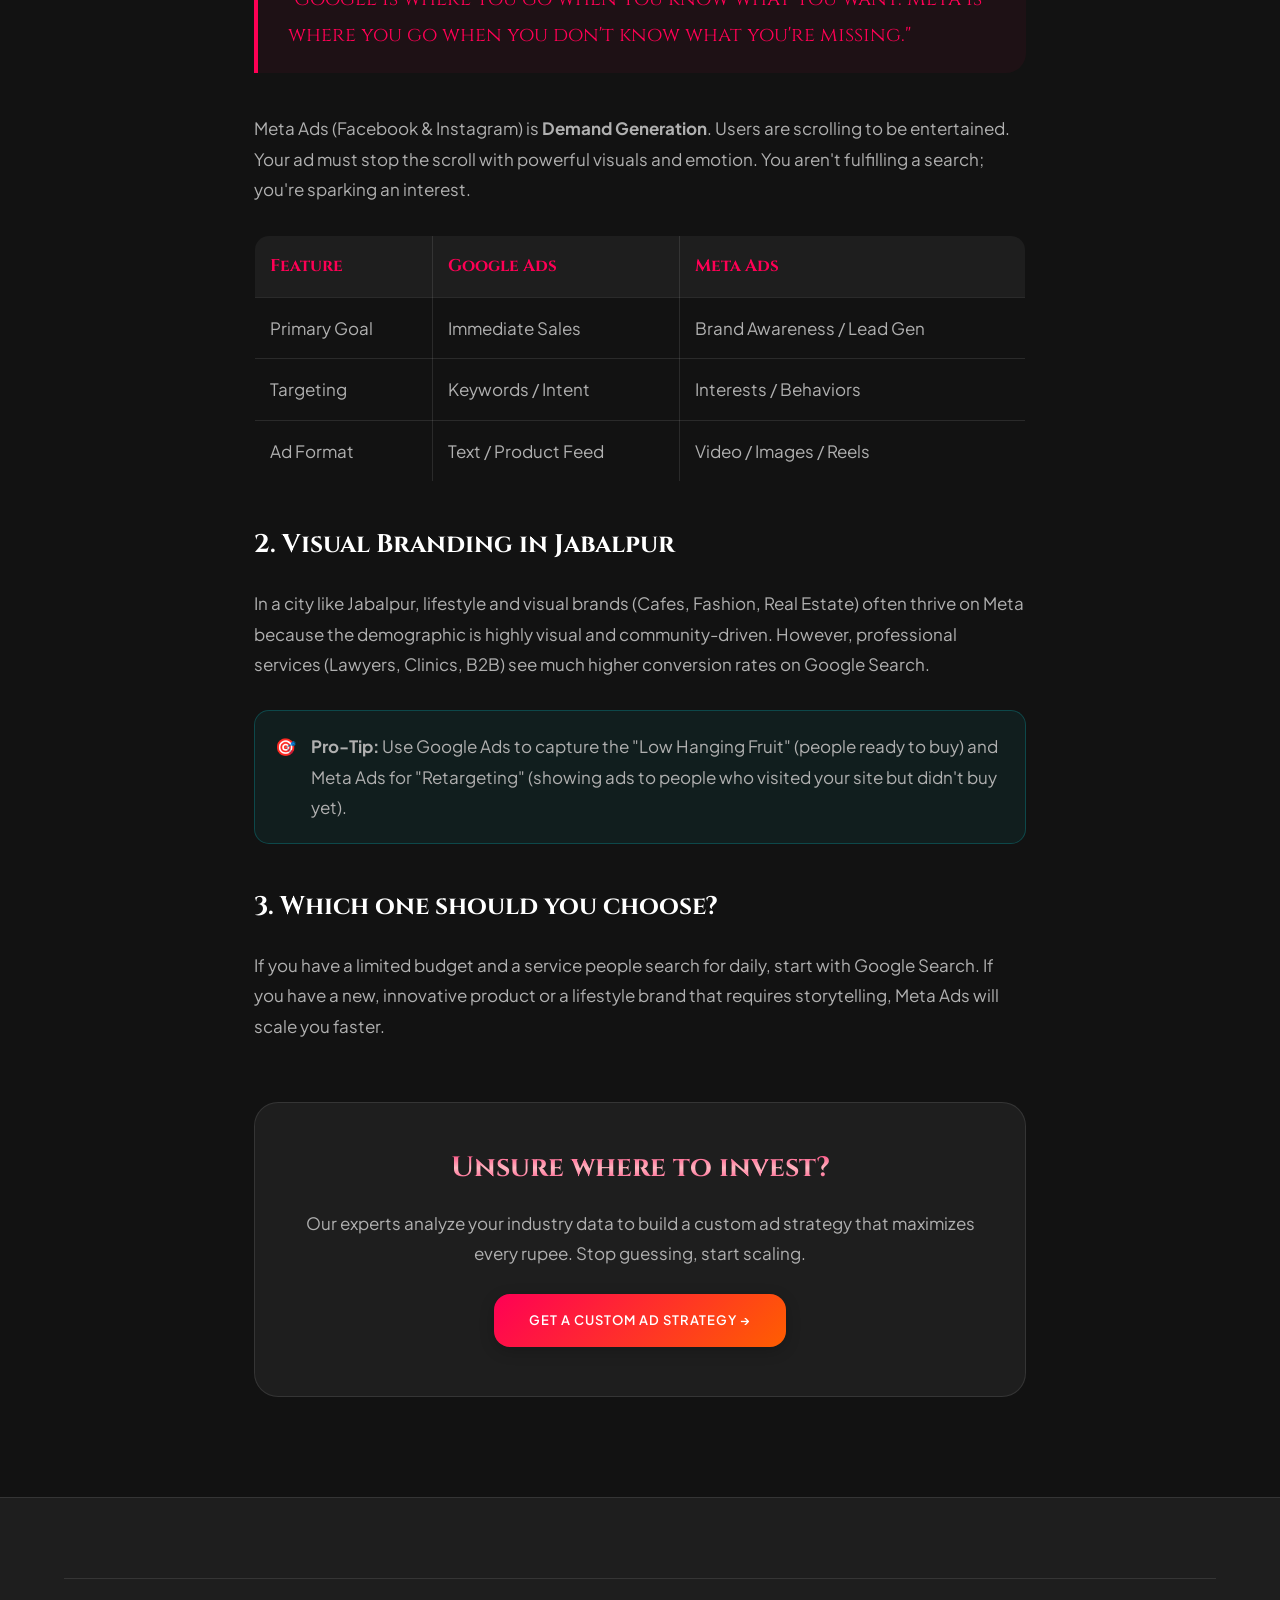
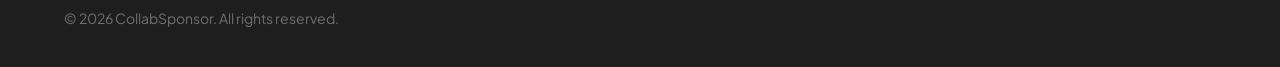
<file: blog-meta-vs-google-ads.html>
<!DOCTYPE html>
<html lang="en" data-theme="dark">

<head>
  <meta charset="UTF-8">
  <meta name="viewport" content="width=device-width, initial-scale=1.0">
  <script>
    const savedTheme = localStorage.getItem('theme') || 'dark';
    document.documentElement.setAttribute('data-theme', savedTheme);
  </script>

  <!-- ── SEO ─────────────────────────────────────────────── -->
  <link rel="icon" type="image/webp" href="assets/favicon.webp">
  <title>Meta Ads vs. Google Ads: Which is Right for You? | CollabSponsor Blog</title>
  <meta name="description" content="A comparative guide to choosing between Meta (Facebook/Instagram) and Google Ads to maximize your marketing ROAS.">
  
  <link rel="stylesheet" href="style.css">
  <style>
    .post-container { max-width: 900px; margin: 150px auto 100px; padding: 0 5%; }
    .post-header { text-align: center; margin-bottom: 60px; }
    .post-meta { display: flex; justify-content: center; gap: 20px; color: var(--text3); font-size: 14px; margin-bottom: 20px; }
    .post-content { line-height: 1.8; color: var(--text2); font-size: 17px; }
    .post-content h2 { color: var(--text); margin: 40px 0 20px; font-family: 'Cinzel', serif; }
    .post-content blockquote { font-family: 'Cinzel', serif; font-size: 20px; color: var(--accent); border-left: 4px solid var(--accent); padding: 20px 30px; margin: 40px 0; background: rgba(255, 0, 85, 0.05); border-radius: 0 20px 20px 0; }
    .takeaways-box { background: linear-gradient(135deg, rgba(255, 0, 85, 0.1), rgba(0, 242, 255, 0.05)); border: 1px solid var(--border); border-radius: 24px; padding: 30px; margin: 40px 0; }
    .protip { background: rgba(0, 242, 255, 0.05); border: 1px solid rgba(0, 242, 255, 0.2); padding: 20px; border-radius: 15px; margin: 30px 0; display: flex; gap: 15px; align-items: flex-start; }
    .comparison-table { width: 100%; border-collapse: collapse; margin: 30px 0; border: 1px solid var(--border); border-radius: 15px; overflow: hidden; }
    .comparison-table th, .comparison-table td { padding: 15px; border: 1px solid var(--border); text-align: left; }
    .comparison-table th { background: rgba(255, 255, 255, 0.05); color: var(--accent); font-family: 'Cinzel', serif; }
    .post-cta-box { background: var(--bg2); border: 1px solid var(--border); padding: 40px; border-radius: 24px; text-align: center; margin-top: 60px; position: relative; overflow: hidden; }
    .featured-img-wrap { width: 100%; height: 450px; border-radius: 30px; overflow: hidden; margin-bottom: 50px; border: 1px solid var(--border); }
    .featured-img { width: 100%; height: 100%; object-fit: cover; }
    .back-to-blog { display: inline-flex; align-items: center; gap: 8px; color: var(--accent); text-decoration: none; font-weight: 600; margin-bottom: 40px; transition: transform 0.3s; }
    .back-to-blog:hover { transform: translateX(-5px); }
  </style>
</head>

<body>
  <div class="noise-overlay"></div>
  <div class="mesh-gradient-bg"></div>

  <nav id="main-nav">
    <div class="nav-container">
      <a href="index.html" class="logo">
        <img src="assets/favicon.webp" alt="CollabSponsor Logo" class="logo-img">
        CollabSponsor
      </a>
      <div class="nav-desktop">
        <a href="index.html#works">Our Works</a>
        <a href="index.html#services">Services</a>
        <a href="index.html#programs">Programs</a>
        <a href="index.html#about">About</a>
        <a href="index.html#contact">Contact</a>
        <a href="blog.html" class="active">Blog</a>
      </div>
      <button id="theme-toggle" class="theme-btn" aria-label="Toggle Theme">
        <svg class="sun-icon" viewBox="0 0 24 24"><path d="M12 17c2.76 0 5-2.24 5-5s-2.24-5-5-5-5 2.24-5 5 2.24 5 5 5z" fill="none" stroke="currentColor" stroke-width="2"/><path d="M12 2v2M12 20v2M4.22 4.22l1.42 1.42M18.36 18.36l1.42 1.42M2 12h2M20 12h2M4.22 19.78l1.42-1.42M18.36 5.64l1.42-1.42" stroke="currentColor" stroke-width="2"/></svg>
        <svg class="moon-icon" viewBox="0 0 24 24"><path d="M21 12.79A9 9 0 1 1 11.21 3 7 7 0 0 0 21 12.79z" fill="none" stroke="currentColor" stroke-width="2"/></svg>
      </button>
      <button class="hamburger" id="hamburger" aria-label="Menu"><span></span><span></span><span></span></button>
    </div>
    <div class="nav-menu" id="nav-menu">
      <a href="index.html#works">Our Works</a>
      <a href="index.html#services">Services</a>
      <a href="index.html#programs">Programs</a>
      <a href="index.html#about">About</a>
      <a href="index.html#contact">Contact</a>
      <a href="blog.html">Blog</a>
    </div>
  </nav>

  <article class="post-container">
    <a href="blog.html" class="back-to-blog">← Back to Insights</a>
    
    <header class="post-header">
      <div class="post-meta">
        <span>May 5, 2026</span>
        <span>•</span>
        <span>10 Min Read</span>
        <span>•</span>
        <span>by Strategy Team</span>
      </div>
      <h1 class="section-title metallic-text">Meta Ads vs. Google Ads: <span style="color:var(--accent)">ROAS Showdown.</span></h1>
    </header>

    <div class="featured-img-wrap">
        <img src="assets/meta_ads.webp" alt="Ads Strategy" class="featured-img" loading="lazy" decoding="async">
    </div>

    <div class="post-content">
      <p>One of the most frequent questions we get from businesses in Jabalpur is: <em>"Should I put my money on Facebook/Instagram or Google Search?"</em> The answer isn't about which is "better," but which matches your customer's mindset.</p>

      <div class="takeaways-box">
        <h3 class="metallic-text">🚀 Quick Summary</h3>
        <ul>
          <li><strong>Google Ads:</strong> Capture "High-Intent" buyers who are actively searching for your service right now.</li>
          <li><strong>Meta Ads:</strong> Perfect for "Discovery" and "Visual Appeal" to generate demand where none existed.</li>
          <li><strong>Synergy:</strong> The highest ROAS usually comes from a hybrid strategy using both.</li>
        </ul>
      </div>

      <h2>1. Intent vs. Discovery</h2>
      <p>The fundamental difference lies in the user's intent. Google Ads is <strong>Demand Fulfillment</strong>. When someone searches for "best dentist in Jabalpur," they have a problem and need an immediate solution. You pay to be the answer.</p>
      
      <blockquote>
        "Google is where you go when you know what you want. Meta is where you go when you don't know what you're missing."
      </blockquote>

      <p>Meta Ads (Facebook & Instagram) is <strong>Demand Generation</strong>. Users are scrolling to be entertained. Your ad must stop the scroll with powerful visuals and emotion. You aren't fulfilling a search; you're sparking an interest.</p>

      <table class="comparison-table">
        <thead>
          <tr>
            <th>Feature</th>
            <th>Google Ads</th>
            <th>Meta Ads</th>
          </tr>
        </thead>
        <tbody>
          <tr>
            <td>Primary Goal</td>
            <td>Immediate Sales</td>
            <td>Brand Awareness / Lead Gen</td>
          </tr>
          <tr>
            <td>Targeting</td>
            <td>Keywords / Intent</td>
            <td>Interests / Behaviors</td>
          </tr>
          <tr>
            <td>Ad Format</td>
            <td>Text / Product Feed</td>
            <td>Video / Images / Reels</td>
          </tr>
        </tbody>
      </table>

      <h2>2. Visual Branding in Jabalpur</h2>
      <p>In a city like Jabalpur, lifestyle and visual brands (Cafes, Fashion, Real Estate) often thrive on Meta because the demographic is highly visual and community-driven. However, professional services (Lawyers, Clinics, B2B) see much higher conversion rates on Google Search.</p>

      <div class="protip">
        <div class="protip-icon">🎯</div>
        <div>
          <strong>Pro-Tip:</strong> Use Google Ads to capture the "Low Hanging Fruit" (people ready to buy) and Meta Ads for "Retargeting" (showing ads to people who visited your site but didn't buy yet).
        </div>
      </div>

      <h2>3. Which one should you choose?</h2>
      <p>If you have a limited budget and a service people search for daily, start with Google Search. If you have a new, innovative product or a lifestyle brand that requires storytelling, Meta Ads will scale you faster.</p>

      <div class="post-cta-box">
        <h3 class="metallic-text" style="font-size: 28px; margin-bottom: 15px;">Unsure where to invest?</h3>
        <p style="margin-bottom: 25px;">Our experts analyze your industry data to build a custom ad strategy that maximizes every rupee. Stop guessing, start scaling.</p>
        <a href="https://wa.me/919109832579" target="_blank" class="hero-cta">Get a Custom Ad Strategy →</a>
      </div>
    </div>
  </article>

  <footer class="site-footer">
    <div class="footer-bottom">
      <span>© 2026 CollabSponsor. All rights reserved.</span>
    </div>
  </footer>

  <script src="script.js"></script>
</body>
</html>
</file>
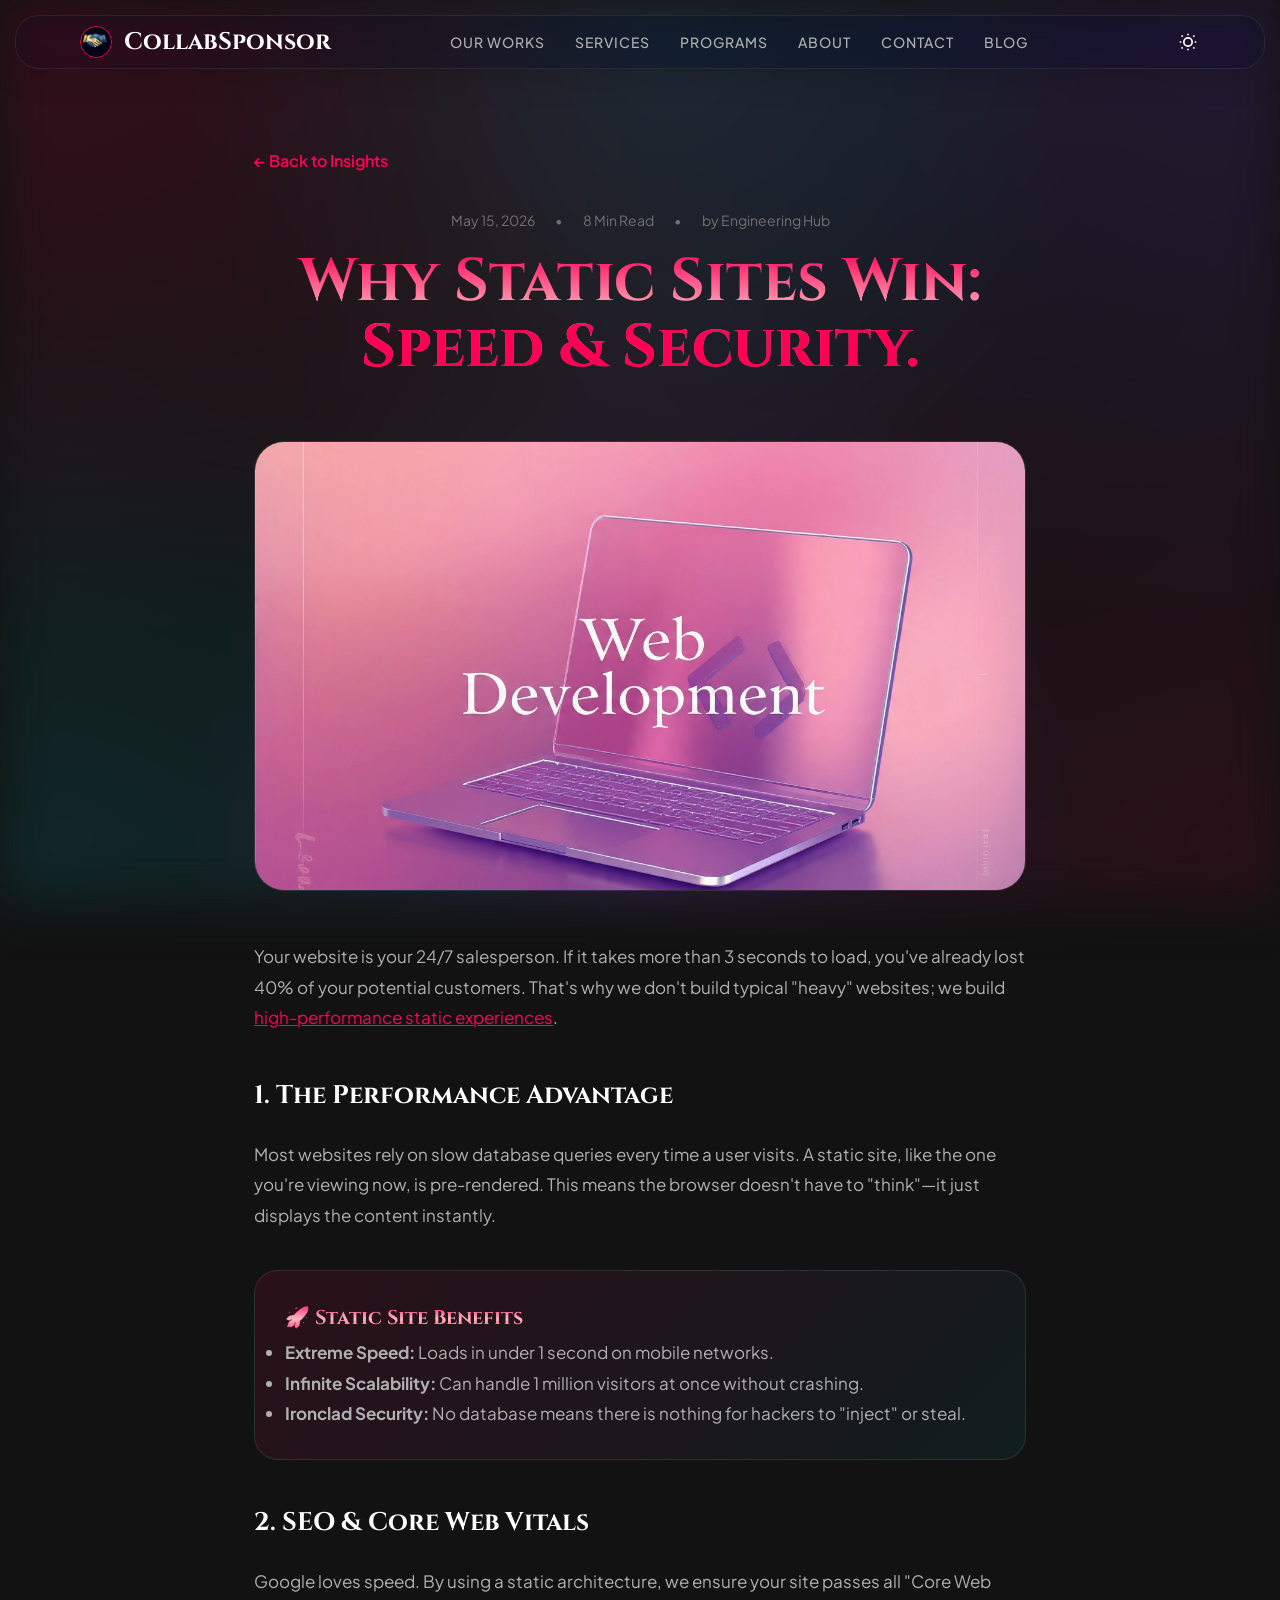
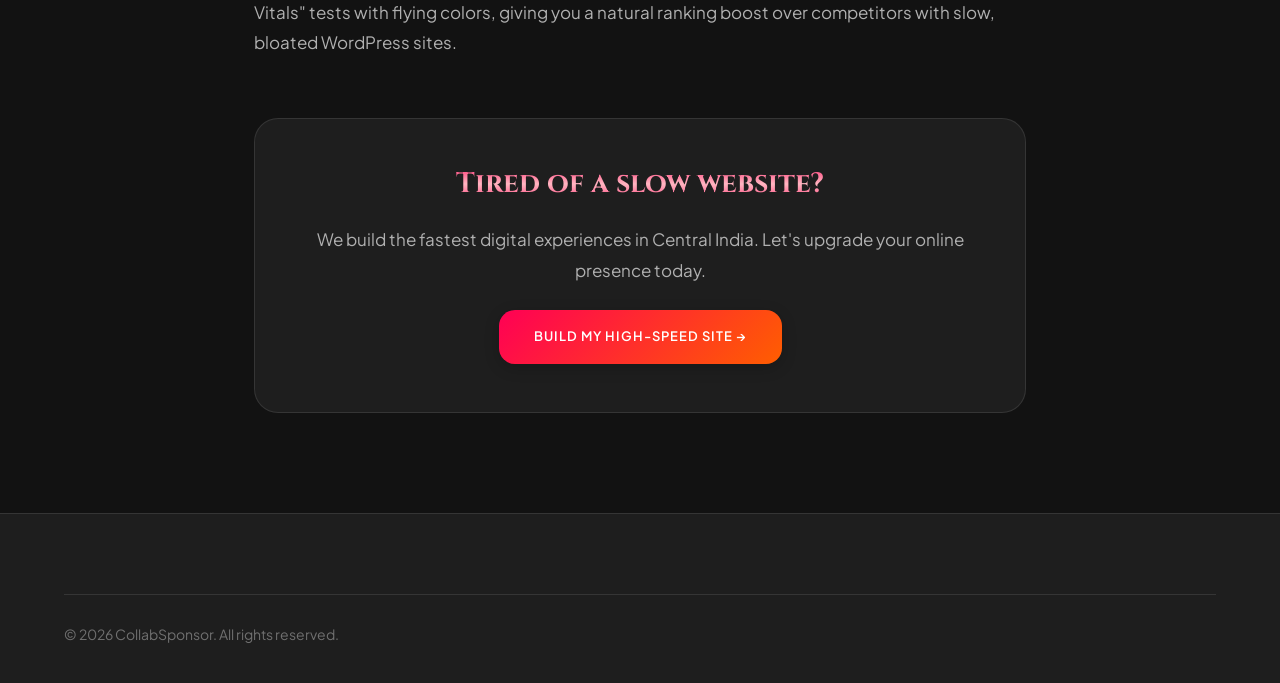
<file: blog-why-static-sites-win.html>
<!DOCTYPE html>
<html lang="en" data-theme="dark">

<head>
  <meta charset="UTF-8">
  <meta name="viewport" content="width=device-width, initial-scale=1.0">
  <script>
    const savedTheme = localStorage.getItem('theme') || 'dark';
    document.documentElement.setAttribute('data-theme', savedTheme);
  </script>

  <!-- ── SEO ─────────────────────────────────────────────── -->
  <link rel="icon" type="image/webp" href="assets/favicon.webp">
  <title>Why Static Websites are the Future of Business | CollabSponsor Blog</title>
  <meta name="description" content="Discover the performance and security benefits of static site architecture for modern businesses.">
  
  <link rel="stylesheet" href="style.css">
  <style>
    .post-container { max-width: 900px; margin: 150px auto 100px; padding: 0 5%; }
    .post-header { text-align: center; margin-bottom: 60px; }
    .post-meta { display: flex; justify-content: center; gap: 20px; color: var(--text3); font-size: 14px; margin-bottom: 20px; }
    .post-content { line-height: 1.8; color: var(--text2); font-size: 17px; }
    .post-content h2 { color: var(--text); margin: 40px 0 20px; font-family: 'Cinzel', serif; }
    .takeaways-box { background: linear-gradient(135deg, rgba(255, 0, 85, 0.1), rgba(0, 242, 255, 0.05)); border: 1px solid var(--border); border-radius: 24px; padding: 30px; margin: 40px 0; }
    .post-cta-box { background: var(--bg2); border: 1px solid var(--border); padding: 40px; border-radius: 24px; text-align: center; margin-top: 60px; }
    .featured-img-wrap { width: 100%; height: 450px; border-radius: 30px; overflow: hidden; margin-bottom: 50px; border: 1px solid var(--border); }
    .featured-img { width: 100%; height: 100%; object-fit: cover; }
    .back-to-blog { display: inline-flex; align-items: center; gap: 8px; color: var(--accent); text-decoration: none; font-weight: 600; margin-bottom: 40px; transition: transform 0.3s; }
    .back-to-blog:hover { transform: translateX(-5px); }
  </style>
</head>

<body>
  <div class="noise-overlay"></div>
  <div class="mesh-gradient-bg"></div>

  <nav id="main-nav">
    <div class="nav-container">
      <a href="index.html" class="logo">
        <img src="assets/favicon.webp" alt="CollabSponsor Logo" class="logo-img">
        CollabSponsor
      </a>
      <div class="nav-desktop">
        <a href="index.html#works">Our Works</a>
        <a href="index.html#services">Services</a>
        <a href="index.html#programs">Programs</a>
        <a href="index.html#about">About</a>
        <a href="index.html#contact">Contact</a>
        <a href="blog.html" class="active">Blog</a>
      </div>
      <button id="theme-toggle" class="theme-btn" aria-label="Toggle Theme">
        <svg class="sun-icon" viewBox="0 0 24 24"><path d="M12 17c2.76 0 5-2.24 5-5s-2.24-5-5-5-5 2.24-5 5 2.24 5 5 5z" fill="none" stroke="currentColor" stroke-width="2"/><path d="M12 2v2M12 20v2M4.22 4.22l1.42 1.42M18.36 18.36l1.42 1.42M2 12h2M20 12h2M4.22 19.78l1.42-1.42M18.36 5.64l1.42-1.42" stroke="currentColor" stroke-width="2"/></svg>
        <svg class="moon-icon" viewBox="0 0 24 24"><path d="M21 12.79A9 9 0 1 1 11.21 3 7 7 0 0 0 21 12.79z" fill="none" stroke="currentColor" stroke-width="2"/></svg>
      </button>
      <button class="hamburger" id="hamburger" aria-label="Menu"><span></span><span></span><span></span></button>
    </div>
    <div class="nav-menu" id="nav-menu">
      <a href="index.html#works">Our Works</a>
      <a href="index.html#services">Services</a>
      <a href="index.html#programs">Programs</a>
      <a href="index.html#about">About</a>
      <a href="index.html#contact">Contact</a>
      <a href="blog.html">Blog</a>
    </div>
  </nav>

  <article class="post-container">
    <a href="blog.html" class="back-to-blog">← Back to Insights</a>
    
    <header class="post-header">
      <div class="post-meta">
        <span>May 15, 2026</span>
        <span>•</span>
        <span>8 Min Read</span>
        <span>•</span>
        <span>by Engineering Hub</span>
      </div>
      <h1 class="section-title metallic-text">Why Static Sites Win: <span style="color:var(--accent)">Speed & Security.</span></h1>
    </header>

    <div class="featured-img-wrap">
        <img src="assets/web_development.webp" alt="Web Dev Strategy" class="featured-img" loading="lazy" decoding="async">
    </div>

    <div class="post-content">
      <p>Your website is your 24/7 salesperson. If it takes more than 3 seconds to load, you've already lost 40% of your potential customers. That's why we don't build typical "heavy" websites; we build <a href="index.html#services" style="color:var(--accent); text-decoration:underline;">high-performance static experiences</a>.</p>

      <h2>1. The Performance Advantage</h2>
      <p>Most websites rely on slow database queries every time a user visits. A static site, like the one you're viewing now, is pre-rendered. This means the browser doesn't have to "think"—it just displays the content instantly.</p>
      
      <div class="takeaways-box">
        <h3 class="metallic-text">🚀 Static Site Benefits</h3>
        <ul>
          <li><strong>Extreme Speed:</strong> Loads in under 1 second on mobile networks.</li>
          <li><strong>Infinite Scalability:</strong> Can handle 1 million visitors at once without crashing.</li>
          <li><strong>Ironclad Security:</strong> No database means there is nothing for hackers to "inject" or steal.</li>
        </ul>
      </div>

      <h2>2. SEO & Core Web Vitals</h2>
      <p>Google loves speed. By using a static architecture, we ensure your site passes all "Core Web Vitals" tests with flying colors, giving you a natural ranking boost over competitors with slow, bloated WordPress sites.</p>

      <div class="post-cta-box">
        <h3 class="metallic-text" style="font-size: 28px; margin-bottom: 15px;">Tired of a slow website?</h3>
        <p style="margin-bottom: 25px;">We build the fastest digital experiences in Central India. Let's upgrade your online presence today.</p>
        <a href="https://wa.me/919109832579" target="_blank" class="hero-cta">Build My High-Speed Site →</a>
      </div>
    </div>
  </article>

  <footer class="site-footer">
    <div class="footer-bottom">
      <span>© 2026 CollabSponsor. All rights reserved.</span>
    </div>
  </footer>

  <script src="script.js"></script>
</body>
</html>
</file>
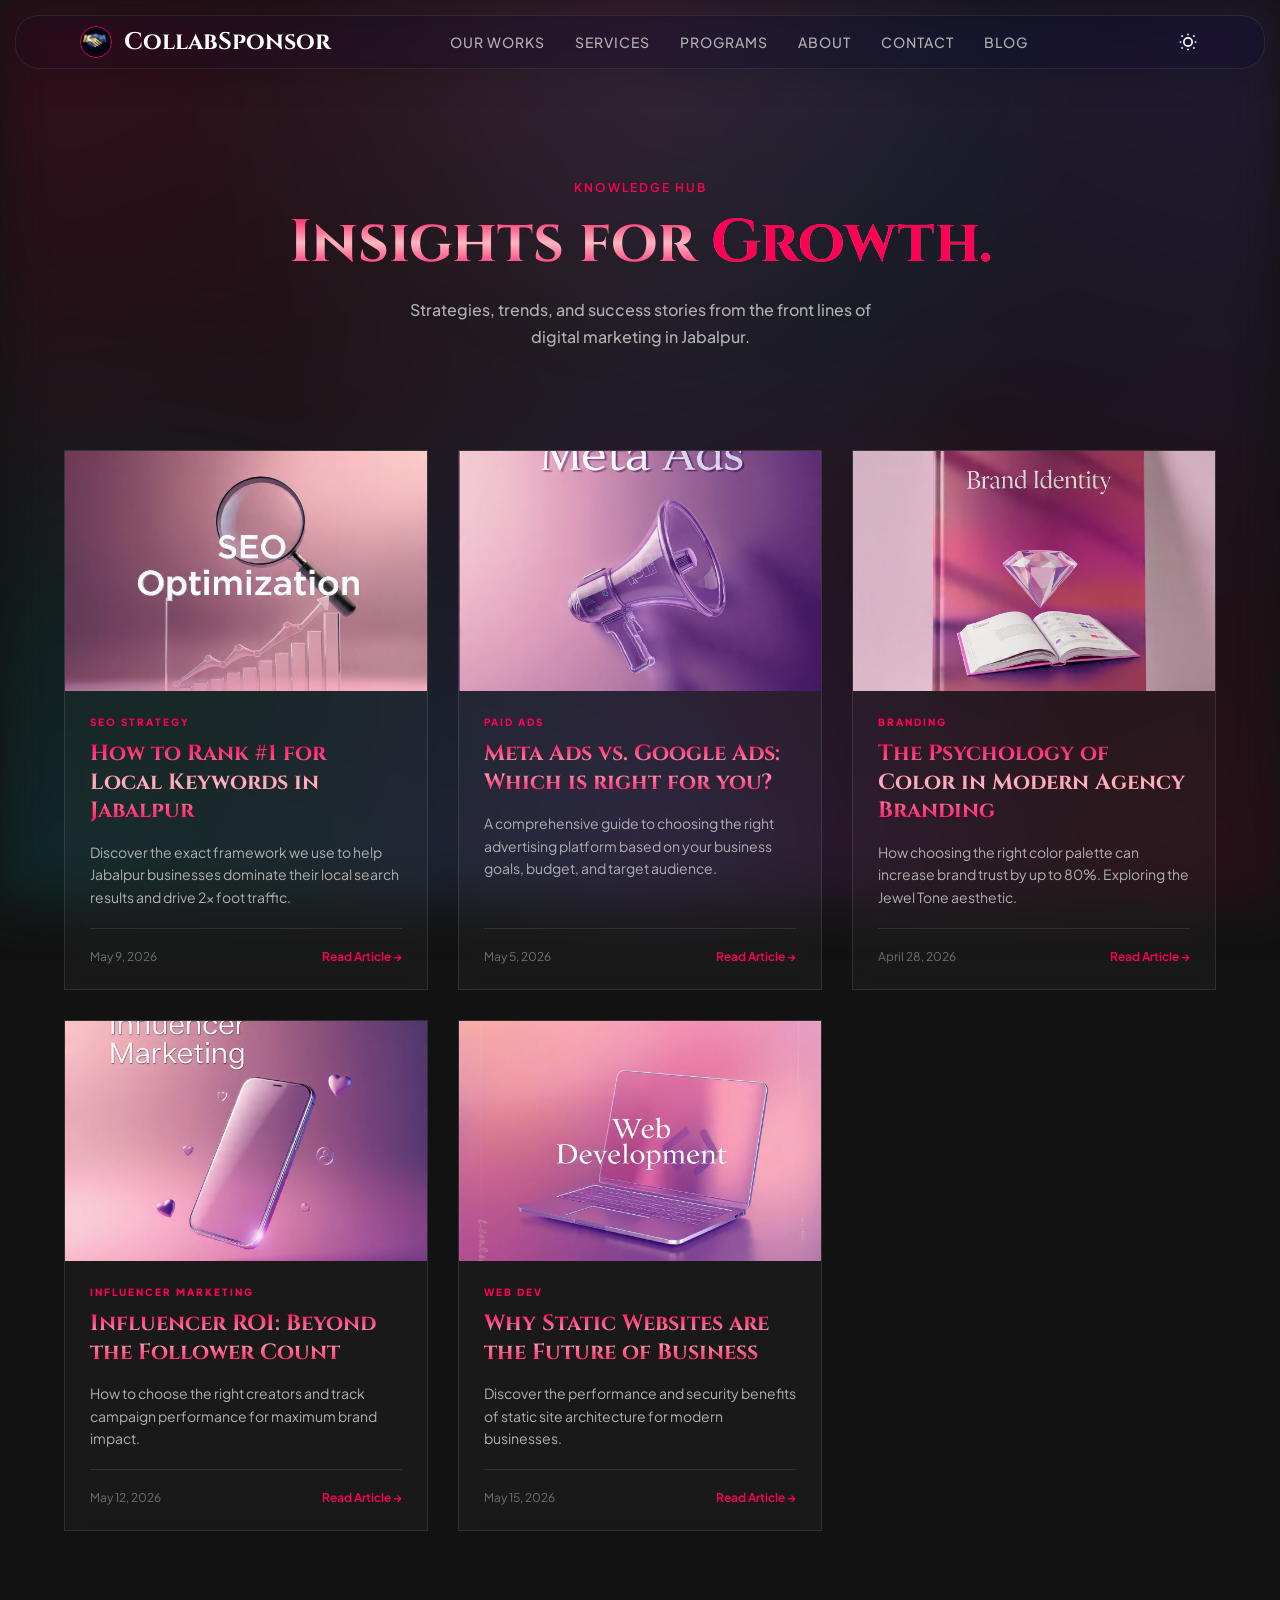
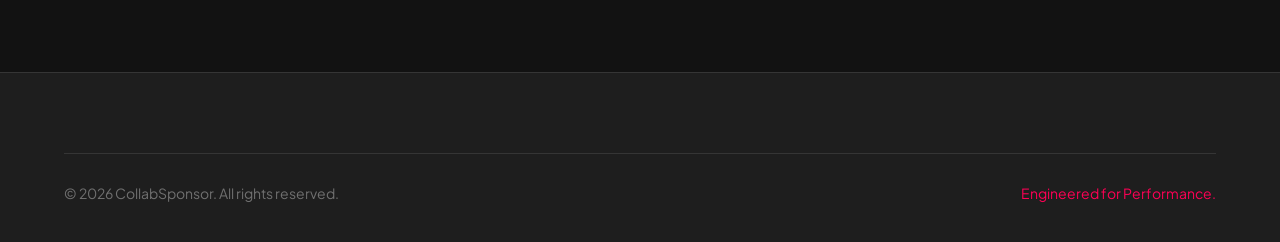
<file: blog.html>
<!DOCTYPE html>
<html lang="en" data-theme="dark">

<head>
  <meta charset="UTF-8">
  <meta name="viewport" content="width=device-width, initial-scale=1.0">
  <script>
    const savedTheme = localStorage.getItem('theme') || 'dark';
    document.documentElement.setAttribute('data-theme', savedTheme);
  </script>

  <!-- ── SEO ─────────────────────────────────────────────── -->
  <link rel="icon" type="image/webp" href="assets/favicon.webp">
  <title>Insights & Growth Blog | CollabSponsor Jabalpur</title>
  <meta name="description" content="Expert insights on SEO, Digital Marketing, and Brand Growth from Jabalpur's leading agency. Scale your business with our data-driven strategies.">
  
  <!-- Fonts -->
  <link rel="preconnect" href="https://fonts.googleapis.com">
  <link rel="preconnect" href="https://fonts.gstatic.com" crossorigin>
  <link href="https://fonts.googleapis.com/css2?family=Cinzel:wght@600;700;800&family=Plus+Jakarta+Sans:wght@300;400;500;600&display=swap" rel="stylesheet">

  <link rel="stylesheet" href="style.css">
  <style>
    .blog-hero {
      padding: 180px 5% 100px;
      text-align: center;
      background: radial-gradient(circle at 50% 0%, rgba(255, 0, 85, 0.1), transparent 50%);
    }

    .blog-grid {
      display: grid;
      grid-template-columns: repeat(auto-fill, minmax(350px, 1fr));
      gap: 30px;
      padding: 0 5% 100px;
      max-width: 1400px;
      margin: 0 auto;
    }

    .blog-card {
      position: relative;
      overflow: hidden;
      display: flex;
      flex-direction: column;
      height: 100%;
      text-decoration: none;
      color: inherit;
    }

    .blog-card-img {
      width: 100%;
      height: 240px;
      object-fit: cover;
      transition: transform 0.5s ease;
    }

    .blog-card:hover .blog-card-img {
      transform: scale(1.05);
    }

    .blog-card-content {
      padding: 25px;
      flex-grow: 1;
      display: flex;
      flex-direction: column;
    }

    .blog-category {
      font-size: 10px;
      font-weight: 800;
      text-transform: uppercase;
      letter-spacing: 2px;
      color: var(--accent);
      margin-bottom: 12px;
    }

    .blog-card-title {
      font-size: 22px;
      margin-bottom: 15px;
      line-height: 1.3;
    }

    .blog-card-excerpt {
      font-size: 14px;
      color: var(--text2);
      line-height: 1.6;
      margin-bottom: 20px;
    }

    .blog-card-footer {
      margin-top: auto;
      display: flex;
      justify-content: space-between;
      align-items: center;
      font-size: 12px;
      color: var(--text3);
      padding-top: 20px;
      border-top: 1px solid var(--border);
    }

    .read-more-link {
      color: var(--accent);
      font-weight: 600;
      display: flex;
      align-items: center;
      gap: 5px;
    }

    @media (max-width: 768px) {
      .blog-grid {
        grid-template-columns: 1fr;
      }
    }
  </style>
</head>

<body>
  <div class="noise-overlay"></div>
  <div class="mesh-gradient-bg"></div>

  <!-- ── NAV ───────────────────────────────────────────────── -->
  <nav id="main-nav">
    <div class="nav-container">
      <a href="index.html" class="logo">
        <img src="assets/favicon.webp" alt="CollabSponsor Logo" class="logo-img">
        CollabSponsor
      </a>
      <div class="nav-desktop">
        <a href="index.html#works">Our Works</a>
        <a href="index.html#services">Services</a>
        <a href="index.html#programs">Programs</a>
        <a href="index.html#about">About</a>
        <a href="index.html#contact">Contact</a>
        <a href="blog.html" class="active">Blog</a>
      </div>
      <button id="theme-toggle" class="theme-btn" aria-label="Toggle Theme">
        <svg class="sun-icon" viewBox="0 0 24 24"><path d="M12 17c2.76 0 5-2.24 5-5s-2.24-5-5-5-5 2.24-5 5 2.24 5 5 5z" fill="none" stroke="currentColor" stroke-width="2"/><path d="M12 2v2M12 20v2M4.22 4.22l1.42 1.42M18.36 18.36l1.42 1.42M2 12h2M20 12h2M4.22 19.78l1.42-1.42M18.36 5.64l1.42-1.42" stroke="currentColor" stroke-width="2"/></svg>
        <svg class="moon-icon" viewBox="0 0 24 24"><path d="M21 12.79A9 9 0 1 1 11.21 3 7 7 0 0 0 21 12.79z" fill="none" stroke="currentColor" stroke-width="2"/></svg>
      </button>
      <button class="hamburger" id="hamburger"><span></span><span></span><span></span></button>
    </div>
    <div class="nav-menu" id="nav-menu">
      <a href="index.html#works">Our Works</a>
      <a href="index.html#services">Services</a>
      <a href="index.html#programs">Programs</a>
      <a href="index.html#about">About</a>
      <a href="index.html#contact">Contact</a>
      <a href="blog.html">Blog</a>
    </div>
  </nav>

  <header class="blog-hero">
    <div class="section-eyebrow" style="justify-content:center">Knowledge Hub</div>
    <h1 class="section-title metallic-text">Insights for <span style="color:var(--accent)">Growth.</span></h1>
    <p class="section-sub" style="margin: 0 auto;">Strategies, trends, and success stories from the front lines of digital marketing in Jabalpur.</p>
  </header>

  <main class="blog-grid">
    <!-- Blog Card 1 -->
    <a href="blog-local-seo-jabalpur.html" class="blog-card glass-card skeuo-btn">
      <img src="assets/seo_optimization.webp" alt="Local SEO Jabalpur" class="blog-card-img" loading="lazy" decoding="async">
      <div class="blog-card-content">
        <div class="blog-category">SEO Strategy</div>
        <h2 class="blog-card-title metallic-text">How to Rank #1 for Local Keywords in Jabalpur</h2>
        <p class="blog-card-excerpt">Discover the exact framework we use to help Jabalpur businesses dominate their local search results and drive 2x foot traffic.</p>
        <div class="blog-card-footer">
          <span>May 9, 2026</span>
          <span class="read-more-link">Read Article →</span>
        </div>
      </div>
    </a>

    <!-- Blog Card 2 -->
    <a href="blog-meta-vs-google-ads.html" class="blog-card glass-card skeuo-btn">
      <img src="assets/meta_ads.webp" alt="Social Media Marketing" class="blog-card-img" loading="lazy" decoding="async">
      <div class="blog-card-content">
        <div class="blog-category">Paid Ads</div>
        <h2 class="blog-card-title metallic-text">Meta Ads vs. Google Ads: Which is right for you?</h2>
        <p class="blog-card-excerpt">A comprehensive guide to choosing the right advertising platform based on your business goals, budget, and target audience.</p>
        <div class="blog-card-footer">
          <span>May 5, 2026</span>
          <span class="read-more-link">Read Article →</span>
        </div>
      </div>
    </a>

    <!-- Blog Card 3 -->
    <a href="blog-branding-psychology.html" class="blog-card glass-card skeuo-btn">
      <img src="assets/brand_identity.webp" alt="Branding" class="blog-card-img" loading="lazy" decoding="async">
      <div class="blog-card-content">
        <div class="blog-category">Branding</div>
        <h2 class="blog-card-title metallic-text">The Psychology of Color in Modern Agency Branding</h2>
        <p class="blog-card-excerpt">How choosing the right color palette can increase brand trust by up to 80%. Exploring the Jewel Tone aesthetic.</p>
        <div class="blog-card-footer">
          <span>April 28, 2026</span>
          <span class="read-more-link">Read Article →</span>
        </div>
      </div>
    </a>

    <!-- Blog Card 4 -->
    <a href="blog-influencer-marketing-roi.html" class="blog-card glass-card skeuo-btn">
      <img src="assets/influencer_marketing.webp" alt="Influencer Marketing" class="blog-card-img" loading="lazy" decoding="async">
      <div class="blog-card-content">
        <div class="blog-category">Influencer Marketing</div>
        <h2 class="blog-card-title metallic-text">Influencer ROI: Beyond the Follower Count</h2>
        <p class="blog-card-excerpt">How to choose the right creators and track campaign performance for maximum brand impact.</p>
        <div class="blog-card-footer">
          <span>May 12, 2026</span>
          <span class="read-more-link">Read Article →</span>
        </div>
      </div>
    </a>

    <!-- Blog Card 5 -->
    <a href="blog-why-static-sites-win.html" class="blog-card glass-card skeuo-btn">
      <img src="assets/web_development.webp" alt="Web Development" class="blog-card-img" loading="lazy" decoding="async">
      <div class="blog-card-content">
        <div class="blog-category">Web Dev</div>
        <h2 class="blog-card-title metallic-text">Why Static Websites are the Future of Business</h2>
        <p class="blog-card-excerpt">Discover the performance and security benefits of static site architecture for modern businesses.</p>
        <div class="blog-card-footer">
          <span>May 15, 2026</span>
          <span class="read-more-link">Read Article →</span>
        </div>
      </div>
    </a>
  </main>

  <footer class="site-footer">
    <div class="footer-bottom">
      <span>© 2026 CollabSponsor. All rights reserved.</span>
      <span style="color:var(--accent)">Engineered for Performance.</span>
    </div>
  </footer>

  <script src="script.js"></script>
</body>
</html>
</file>
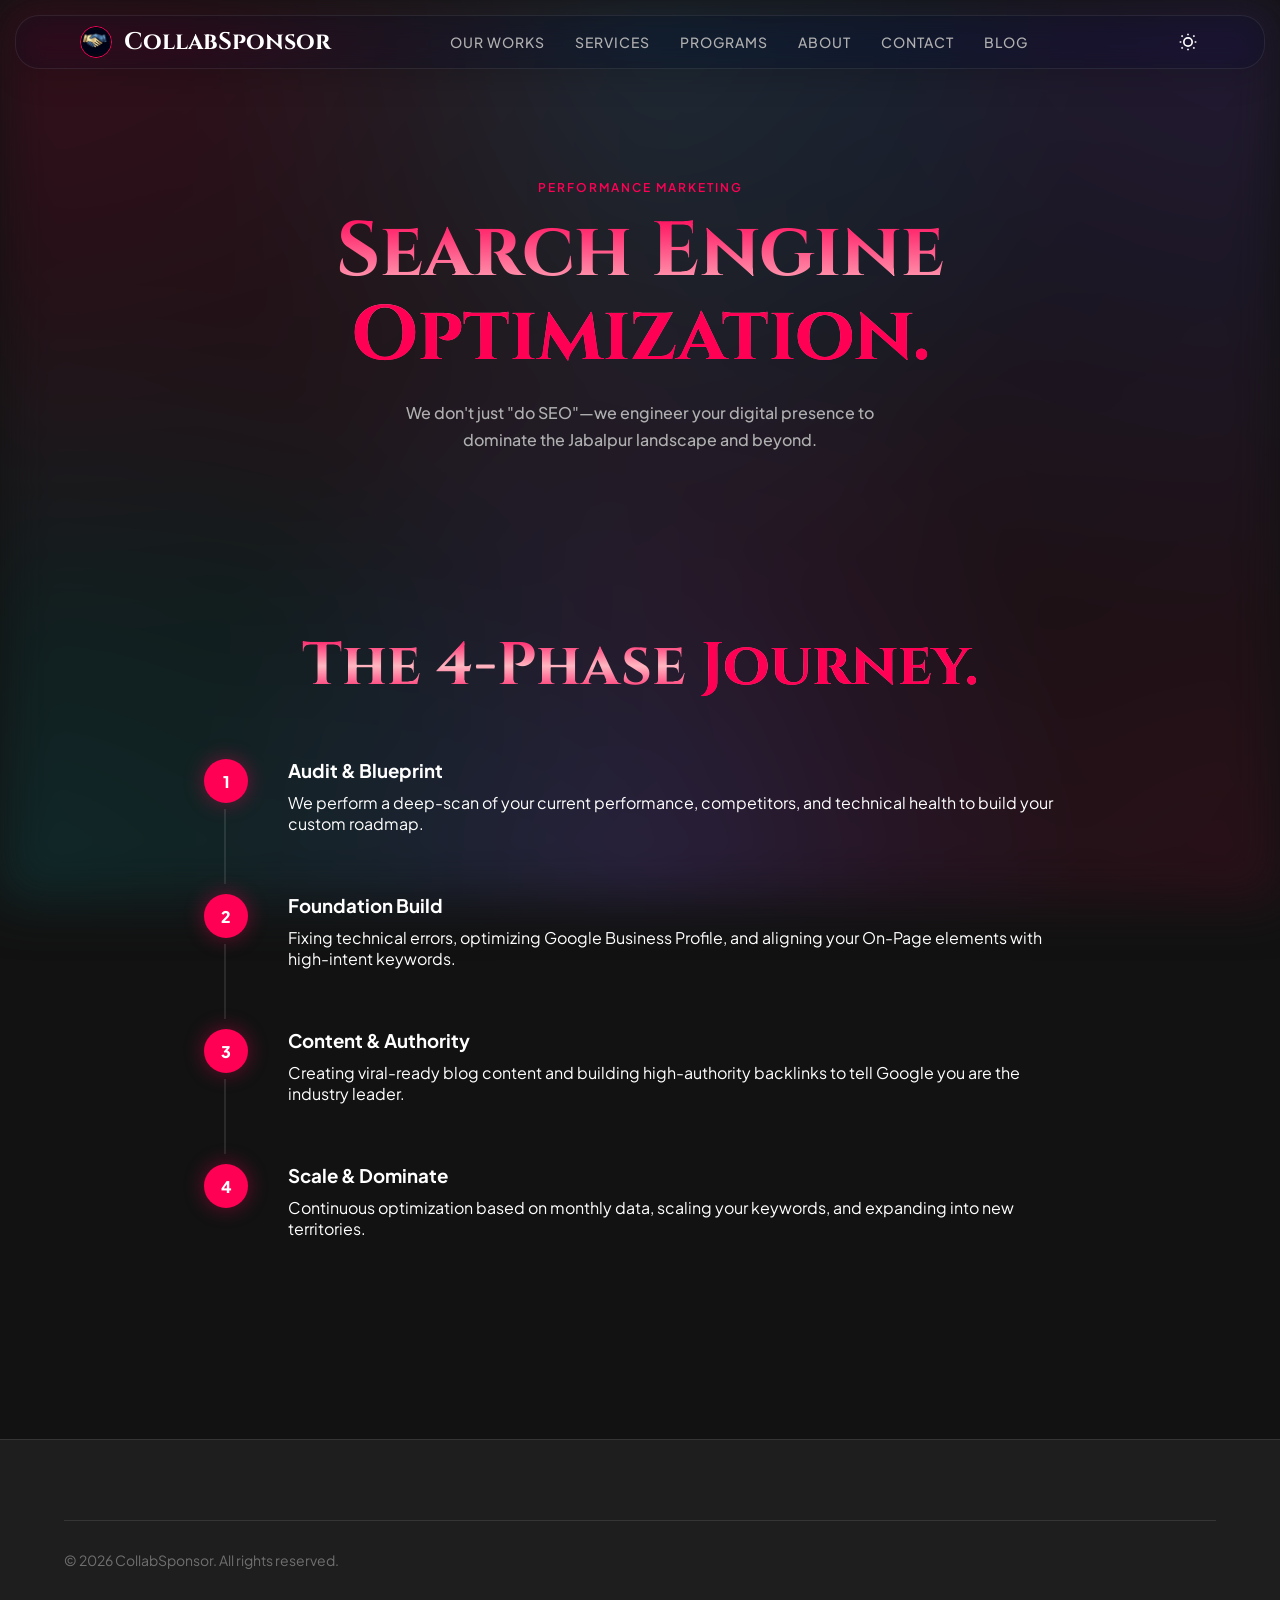
<file: service-seo-optimization.html>
<!DOCTYPE html>
<html lang="en" data-theme="dark">

<head>
  <meta charset="UTF-8">
  <meta name="viewport" content="width=device-width, initial-scale=1.0">
  <script>
    const savedTheme = localStorage.getItem('theme') || 'dark';
    document.documentElement.setAttribute('data-theme', savedTheme);
  </script>

  <!-- ── SEO ─────────────────────────────────────────────── -->
  <link rel="icon" type="image/webp" href="assets/favicon.webp">
  <title>SEO Optimization Services in Jabalpur | CollabSponsor</title>
  <meta name="description" content="Dominate search rankings with Jabalpur's most advanced SEO strategy. Custom roadmap, technical audits, and monthly growth reports.">
  
  <link rel="stylesheet" href="style.css">
  <style>
    .service-hero { padding: 180px 5% 80px; text-align: center; }
    


    /* Timeline Section */
    .timeline-section { padding: 100px 5%; max-width: 1000px; margin: 0 auto; }
    .timeline-item {
      display: flex;
      gap: 40px;
      margin-bottom: 60px;
      position: relative;
    }

    .timeline-item::after {
      content: '';
      position: absolute;
      left: 20px;
      top: 50px;
      width: 2px;
      height: 100%;
      background: var(--border);
    }

    .timeline-item:last-child::after { display: none; }

    .timeline-num {
      width: 44px;
      height: 44px;
      background: var(--accent);
      border-radius: 50%;
      display: flex;
      align-items: center;
      justify-content: center;
      font-weight: 800;
      flex-shrink: 0;
      box-shadow: 0 0 20px var(--accent-glow);
    }

    .timeline-content h3 { margin-bottom: 10px; color: var(--text); }

    .result-pill {
      background: rgba(0, 242, 255, 0.1);
      color: #00f2ff;
      padding: 5px 15px;
      border-radius: 100px;
      font-size: 12px;
      font-weight: 700;
      display: inline-block;
      margin-bottom: 10px;
    }
  </style>
</head>

<body>
  <div class="noise-overlay"></div>
  <div class="mesh-gradient-bg"></div>

  <nav id="main-nav">
    <div class="nav-container">
      <a href="index.html" class="logo">
        <img src="assets/favicon.webp" alt="CollabSponsor Logo" class="logo-img">
        CollabSponsor
      </a>
      <div class="nav-desktop">
        <a href="index.html#works">Our Works</a>
        <a href="index.html#services" class="active">Services</a>
        <a href="index.html#programs">Programs</a>
        <a href="index.html#about">About</a>
        <a href="index.html#contact">Contact</a>
        <a href="blog.html">Blog</a>
      </div>
      <button id="theme-toggle" class="theme-btn">
        <svg class="sun-icon" viewBox="0 0 24 24"><path d="M12 17c2.76 0 5-2.24 5-5s-2.24-5-5-5-5 2.24-5 5 2.24 5 5 5z" fill="none" stroke="currentColor" stroke-width="2"/><path d="M12 2v2M12 20v2M4.22 4.22l1.42 1.42M18.36 18.36l1.42 1.42M2 12h2M20 12h2M4.22 19.78l1.42-1.42M18.36 5.64l1.42-1.42" stroke="currentColor" stroke-width="2"/></svg>
        <svg class="moon-icon" viewBox="0 0 24 24"><path d="M21 12.79A9 9 0 1 1 11.21 3 7 7 0 0 0 21 12.79z" fill="none" stroke="currentColor" stroke-width="2"/></svg>
      </button>
      <button class="hamburger" id="hamburger"><span></span><span></span><span></span></button>
    </div>
    <div class="nav-menu" id="nav-menu">
      <a href="index.html#works">Our Works</a>
      <a href="index.html#services">Services</a>
      <a href="index.html#programs">Programs</a>
      <a href="index.html#about">About</a>
      <a href="index.html#contact">Contact</a>
      <a href="blog.html">Blog</a>
    </div>
  </nav>

  <header class="service-hero">
    <div class="section-eyebrow" style="justify-content:center">Performance Marketing</div>
    <h1 class="section-title metallic-text" style="font-size: clamp(40px, 6vw, 80px);">Search Engine <span style="color:var(--accent)">Optimization.</span></h1>
    <p class="section-sub" style="margin: 0 auto;">We don't just "do SEO"—we engineer your digital presence to dominate the Jabalpur landscape and beyond.</p>
  </header>



  <section class="timeline-section">
    <h2 class="section-title metallic-text" style="text-align:center; margin-bottom:60px;">The 4-Phase <span style="color:var(--accent)">Journey.</span></h2>
    
    <div class="timeline-item">
      <div class="timeline-num">1</div>
      <div class="timeline-content">
        <h3>Audit & Blueprint</h3>
        <p>We perform a deep-scan of your current performance, competitors, and technical health to build your custom roadmap.</p>
      </div>
    </div>

    <div class="timeline-item">
      <div class="timeline-num">2</div>
      <div class="timeline-content">
        <h3>Foundation Build</h3>
        <p>Fixing technical errors, optimizing Google Business Profile, and aligning your On-Page elements with high-intent keywords.</p>
      </div>
    </div>

    <div class="timeline-item">
      <div class="timeline-num">3</div>
      <div class="timeline-content">
        <h3>Content & Authority</h3>
        <p>Creating viral-ready blog content and building high-authority backlinks to tell Google you are the industry leader.</p>
      </div>
    </div>

    <div class="timeline-item">
      <div class="timeline-num">4</div>
      <div class="timeline-content">
        <h3>Scale & Dominate</h3>
        <p>Continuous optimization based on monthly data, scaling your keywords, and expanding into new territories.</p>
      </div>
    </div>
  </section>

  <footer class="site-footer">
    <div class="footer-bottom">
      <span>© 2026 CollabSponsor. All rights reserved.</span>
    </div>
  </footer>

  <script src="script.js"></script>
</body>
</html>
</file>
<file: style.css>
@import url('https://fonts.googleapis.com/css2?family=Cinzel:wght@600;700;800&family=Plus+Jakarta+Sans:wght@300;400;500;600&family=Caveat:wght@400;500;600;700&display=swap');

@font-face {
  font-family: "PPSupplyMono";
  src: url("https://assets.codepen.io/7558/PPSupplyMono-Variable.woff2") format("woff2");
  font-weight: 100 900;
  font-style: normal;
}








:root {
  --accent: #ff0055;
  --accent-glow: rgba(255, 0, 85, 0.4);
  --bg: #121212;
  --bg-secondary: #1a1a1a;
  --bg2: #1e1e1e;
  --bg-glass: rgba(18, 18, 18, 0.75);
  --text: #ffffff;
  --text2: #b0b0b0;
  --text3: #707070;
  --border: rgba(255, 255, 255, 0.1);
  --border2: rgba(255, 255, 255, 0.2);

  --metallic-gradient: linear-gradient(#ff0055 0%,
      #ffb6c1 50%,
      #ff0055 100%);
  --btn-radius: 16px;
  --card-radius: 20px;
  --nav-bg: rgba(10, 15, 29, 0.4);
  --nav-blur: 30px;
  --nav-border: rgba(255, 255, 255, 0.08);
  --glass-bg: rgba(255, 255, 255, 0.03);
  --glass-border: rgba(255, 255, 255, 0.1);
  --glass-blur: 15px;

  /* Metric Gradients */
  --metric-1-a: #ff0055;
  --metric-1-b: #ff5e00;
  --metric-2-a: #00f2ff;
  --metric-2-b: #0070ff;
  --metric-3-a: #a855f7;
  --metric-3-b: #ff0055;

  --btn-grad: linear-gradient(135deg, #ff0055 0%, #ff5e00 100%);
}

[data-theme="light"] {
  --metric-1-a: #f59e0b;
  --metric-1-b: #ea580c;
  --metric-2-a: #0d9488;
  --metric-2-b: #0f766e;
  --metric-3-a: #dc2626;
  --metric-3-b: #991b1b;
  --btn-grad: linear-gradient(135deg, #f59e0b 0%, #dc2626 100%);
  --accent: #f59e0b; /* Turmeric Gold */
  --accent-glow: rgba(245, 158, 11, 0.4);
  --bg: #fffcf5;
  --bg-gradient: linear-gradient(135deg, #fffcf5 0%, #f7f3e9 100%);
  --bg2: #ffffff;
  --bg-glass: rgba(255, 255, 255, 0.85);
  --glass-bg: rgba(255, 255, 255, 0.6);
  --glass-border: rgba(245, 158, 11, 0.1);
  --text: #0f172a;
  --text2: #334155; /* Dark Slate (Replaces Green) */
  --text3: #dc2626; /* Crimson Red */
  --border: rgba(15, 23, 42, 0.15);
  --border2: rgba(220, 38, 38, 0.15);
  --card-bg: linear-gradient(145deg, #ffffff 0%, #fffbf0 100%);
  --btn-radius: 50px;
  --card-radius: 30px;

  --metallic-gradient: linear-gradient(135deg,
      #f59e0b 0%,
      #dc2626 25%,
      #0d9488 50%,
      #f59e0b 75%,
      #dc2626 100%);
  --bg-secondary: #fefcf5;
  --nav-bg: linear-gradient(to right, rgba(255, 252, 240, 0.9), rgba(255, 255, 255, 0.9));
  --nav-blur: 30px;
  --nav-border: rgba(245, 158, 11, 0.2);
}

[data-theme="light"] .mesh-gradient-bg {
  background: 
    radial-gradient(at 0% 0%, rgba(245, 158, 11, 0.18) 0px, transparent 50%),
    radial-gradient(at 50% 0%, rgba(220, 38, 38, 0.12) 0px, transparent 50%),
    radial-gradient(at 100% 0%, rgba(13, 148, 136, 0.18) 0px, transparent 50%),
    radial-gradient(at 50% 50%, rgba(245, 158, 11, 0.1) 0px, transparent 50%),
    radial-gradient(at 100% 100%, rgba(220, 38, 38, 0.12) 0px, transparent 50%);
  background-color: #fffcf5;
}

[data-theme="light"] .service-pill.pill-seo { --pill-color: #0d9488; background: rgba(13, 148, 136, 0.08); border-color: rgba(13, 148, 136, 0.2); color: #0d9488; }
[data-theme="light"] .service-pill.pill-seo::before { background: #0d9488; }
[data-theme="light"] .service-pill.pill-seo:hover { background: #0d9488; color: #fff; }

[data-theme="light"] .service-pill.pill-ads { --pill-color: #ea580c; background: rgba(234, 88, 12, 0.08); border-color: rgba(234, 88, 12, 0.2); color: #ea580c; }
[data-theme="light"] .service-pill.pill-ads::before { background: #ea580c; }
[data-theme="light"] .service-pill.pill-ads:hover { background: #ea580c; color: #fff; }

[data-theme="light"] .service-pill.pill-web { --pill-color: #4f46e5; background: rgba(79, 70, 229, 0.08); border-color: rgba(79, 70, 229, 0.2); color: #4f46e5; }
[data-theme="light"] .service-pill.pill-web::before { background: #4f46e5; }
[data-theme="light"] .service-pill.pill-web:hover { background: #4f46e5; color: #fff; }

[data-theme="light"] .service-pill.pill-branding { --pill-color: #dc2626; background: rgba(220, 38, 38, 0.08); border-color: rgba(220, 38, 38, 0.2); color: #dc2626; }
[data-theme="light"] .service-pill.pill-branding::before { background: #dc2626; }
[data-theme="light"] .service-pill.pill-branding:hover { background: #dc2626; color: #fff; }

[data-theme="light"] .service-pill.pill-influencer { --pill-color: #059669; background: rgba(5, 150, 105, 0.08); border-color: rgba(5, 150, 105, 0.2); color: #059669; }
[data-theme="light"] .service-pill.pill-influencer::before { background: #059669; }
[data-theme="light"] .service-pill.pill-influencer:hover { background: #059669; color: #fff; }

[data-theme="light"] .service-pill.pill-content { --pill-color: #d97706; background: rgba(217, 119, 6, 0.08); border-color: rgba(217, 119, 6, 0.2); color: #d97706; }
[data-theme="light"] .service-pill.pill-content::before { background: #d97706; }
[data-theme="light"] .service-pill.pill-content:hover { background: #d97706; color: #fff; }

* {
  box-sizing: border-box;
  margin: 0;
  padding: 0;
}

html {
  scroll-behavior: smooth;
  overflow-x: hidden;
  width: 100vw;
  max-width: 100%;
}

body {
  font-family: 'Plus Jakarta Sans', sans-serif;
  background-color: var(--bg);
  background-image: var(--bg-gradient, none);
  background-attachment: fixed;
  color: var(--text);
  overflow-x: hidden;
  width: 100%;
  max-width: 100%;
  position: relative;
  transition: background-color 0.4s ease, background-image 0.4s ease, color 0.4s ease;
}

/* Metallic Text Effect */
.metallic-text {
  font-family: 'Cinzel', serif;
  background: var(--metallic-gradient);
  background-size: 200% auto;
  color: transparent;
  -webkit-background-clip: text;
  background-clip: text;
  animation: metallicShine 6s linear infinite;
}

@keyframes metallicShine {
  to {
    background-position: 200% center;
  }
}

/* Preloader Styles */
.preloader {
  position: fixed;
  top: 0;
  left: 0;
  width: 100%;
  height: 100%;
  background: var(--bg);
  display: flex;
  justify-content: center;
  align-items: center;
  z-index: 10000;
  opacity: 1;
  transition: opacity 1s ease-out;
}

.preloader.fade-out {
  opacity: 0;
  pointer-events: none;
}

.preloader-content {
  display: flex;
  flex-direction: column;
  align-items: center;
  gap: 24px;
}

.loader-spinner {
  width: 60px;
  height: 60px;
  border-radius: 50%;
  border: 3px solid transparent;
  border-top-color: var(--accent);
  border-bottom-color: var(--accent);
  animation: spinPulse 1.5s ease-in-out infinite;
  box-shadow: 0 0 20px var(--accent-glow);
}

@keyframes spinPulse {
  0% {
    transform: rotate(0deg) scale(0.8);
    border-top-color: var(--accent);
  }

  50% {
    transform: rotate(180deg) scale(1.1);
    border-top-color: #fff;
  }

  100% {
    transform: rotate(360deg) scale(0.8);
    border-top-color: var(--accent);
  }
}

.loading-text {
  font-family: 'Cinzel', serif;
  font-size: 14px;
  font-weight: 700;
  letter-spacing: 2px;
  text-transform: uppercase;
  color: var(--text);
  animation: textPulse 2s ease-in-out infinite;
}

@keyframes textPulse {

  0%,
  100% {
    opacity: 1;
  }

  50% {
    opacity: 0.3;
  }
}

.loading-progress {
  width: 240px;
  height: 4px;
  background: var(--border);
  border-radius: 4px;
  overflow: hidden;
  position: relative;
}

.progress-bar {
  height: 100%;
  width: 0%;
  border-radius: 4px;
  background: var(--metallic-gradient);
  background-size: 200% auto;
  box-shadow: 0 0 15px var(--accent-glow);
  transition: width 0.3s ease-out;
}

/* Cleaned up rogue global tags that hid the canvas */

/* ── NAV ────────────────────────────────────────────────── */
#main-nav {
  position: fixed;
  top: 15px;
  left: 50%;
  transform: translateX(-50%);
  width: calc(100% - 30px);
  max-width: 1400px;
  background: var(--nav-bg);
  backdrop-filter: blur(12px) saturate(180%);
  -webkit-backdrop-filter: blur(12px) saturate(180%);
  border: 1px solid var(--nav-border);
  border-radius: 24px;
  z-index: 10001;
  transition: all 0.5s cubic-bezier(0.4, 0, 0.2, 1);
  box-shadow: 0 10px 30px rgba(0, 0, 0, 0.15);
  padding: 10px 5%;
}

[data-theme="light"] #main-nav {
  box-shadow: 0 10px 30px rgba(245, 158, 11, 0.1);
  border-color: rgba(245, 158, 11, 0.15);
}

.nav-container {
  display: flex;
  align-items: center;
  justify-content: space-between;
}

.logo {
  font-family: 'Cinzel', serif;
  font-size: 24px;
  font-weight: 700;
  text-decoration: none;
  color: var(--text) !important;
  display: flex;
  align-items: center;
  gap: 12px;
}

.logo-img {
  width: 32px;
  height: 32px;
  border-radius: 50%;
  clip-path: circle(50%);
  object-fit: cover;
  border: 1px solid var(--accent);
  box-shadow: 0 0 10px var(--accent-glow);
}

.nav-desktop {
  display: flex;
  align-items: center;
  gap: 30px;
  margin-right: 30px;
}

.nav-desktop a {
  color: var(--text2) !important;
  text-decoration: none;
  font-size: 14px;
  position: relative;
  font-weight: 500;
  transition: color 0.3s;
  text-transform: uppercase;
  letter-spacing: 1px;
}

.nav-desktop a::after {
  content: '';
  position: absolute;
  width: 0;
  height: 2px;
  bottom: -4px;
  left: 0;
  background: var(--accent);
  transition: width 0.3s cubic-bezier(0.4, 0, 0.2, 1);
}

.nav-desktop a:hover::after,
.nav-desktop a.active::after {
  width: 100%;
}

.nav-desktop a:hover {
  color: #ffffff !important;
}

/* Scroll Progress Line */
#scroll-progress {
  position: fixed;
  top: 0;
  left: 0;
  width: 0%;
  height: 3px;
  background: var(--metallic-gradient);
  background-size: 200% auto;
  z-index: 10001;
  box-shadow: 0 0 10px var(--accent-glow);
  transition: width 0.1s;
}

.theme-btn {
  background: none;
  border: none;
  color: var(--text) !important;
  cursor: pointer;
  width: 24px;
  height: 24px;
  display: flex;
  align-items: center;
  justify-content: center;
}

.theme-btn svg {
  width: 20px;
  height: 20px;
  transition: transform 0.4s cubic-bezier(0.4, 0, 0.2, 1);
}

[data-theme="dark"] .sun-icon {
  display: block;
}

[data-theme="dark"] .moon-icon {
  display: none;
}

[data-theme="light"] .sun-icon {
  display: none;
}

[data-theme="light"] .moon-icon {
  display: block;
}

.hamburger {
  display: none;
  flex-direction: column;
  gap: 5px;
  background: none;
  border: none;
  cursor: pointer;
  z-index: 1001;
}

.hamburger span {
  display: block;
  width: 25px;
  height: 2px;
  background: var(--text) !important;
  transition: 0.3s;
}

.hamburger.open span:nth-child(1) {
  transform: translateY(7px) rotate(45deg);
}

.hamburger.open span:nth-child(2) {
  opacity: 0;
}

.hamburger.open span:nth-child(3) {
  transform: translateY(-7px) rotate(-45deg);
}

.nav-menu {
  display: none;
}

.nav-menu.open {
  right: 0;
}

.nav-menu a {
  padding: 15px 0;
  color: #a0aec0 !important;
  text-decoration: none;
  font-size: 16px;
  text-transform: uppercase;
  letter-spacing: 2px;
  border-bottom: 1px solid rgba(255, 255, 255, 0.05);
  text-align: right;
  transition: all 0.3s;
}

.nav-menu a:hover {
  color: var(--accent) !important;
  transform: translateX(-10px);
}

@media (max-width: 768px) {
  .nav-desktop {
    display: none;
  }

  .hamburger {
    display: flex;
    margin-left: 15px;
  }

  .theme-btn {
    margin-left: auto;
    display: flex;
  }

  .nav-menu {
    display: flex;
    position: fixed;
    top: 0;
    right: -100%;
    width: 280px;
    height: 100vh;
    background: var(--nav-bg);
    backdrop-filter: blur(var(--nav-blur));
    -webkit-backdrop-filter: blur(var(--nav-blur));
    flex-direction: column;
    padding: 100px 40px;
    transition: right 0.5s cubic-bezier(0.16, 1, 0.3, 1);
    box-shadow: -10px 0 30px rgba(0, 0, 0, 0.5);
    z-index: 1000;
    overflow-y: auto;
  }

  .nav-menu.open {
    right: 0;
  }
}

/* ── HERO ────────────────────────────────────────────────── */
.hero {
  position: relative;
  height: 100vh;
  min-height: 600px;
  display: flex;
  align-items: center;
  justify-content: center;
  text-align: center;
  overflow: hidden;
}

.hero-video-container {
  position: absolute;
  inset: 0;
  z-index: -1;
  width: 100%;
  height: 100%;
  overflow: hidden;
  background-color: var(--bg);
}

.hero-video {
  width: 100%;
  height: 100%;
  object-fit: cover;
  object-position: center;
  opacity: 1;
  pointer-events: none;
  transform: translateZ(0);
}

.hero-video-overlay {
  position: absolute;
  inset: 0;
  background: radial-gradient(circle, rgba(18, 18, 18, 0.2) 0%, rgba(18, 18, 18, 0.8) 100%);
  z-index: 0;
}

.pink-steel-3d {
  font-family: 'Cinzel', serif;
  font-weight: 800;
  font-size: clamp(60px, 15vw, 160px);
  text-transform: uppercase;
  letter-spacing: -2px;
  line-height: 0.9;

  /* Rose 3D Metallic Effect */
  color: #fff;
  background: linear-gradient(to bottom, #fff 0%, #ff69b4 45%, #ff0055 55%, #fff 100%);
  -webkit-background-clip: text;
  background-clip: text;
  -webkit-text-fill-color: transparent;

  /* Deep Extrusion Shadows */
  text-shadow:
    0 1px 0 #ff0055,
    0 2px 0 #cc0044,
    0 3px 0 #aa0033,
    0 4px 0 #880022,
    0 5px 0 #660011,
    0 10px 20px rgba(0, 0, 0, 0.5),
    0 0 20px rgba(255, 0, 85, 0.4);
  -webkit-text-stroke: 1px rgba(255, 255, 255, 0.8);
  position: relative;
  z-index: 2;
}

[data-theme="light"] .pink-steel-3d {
  background: linear-gradient(to bottom, #fff 0%, #f59e0b 45%, #dc2626 55%, #fff 100%);
  text-shadow:
    0 1px 0 #dc2626,
    0 2px 0 #b91c1c,
    0 3px 0 #991b1b,
    0 4px 0 #7f1d1d,
    0 5px 0 #450a0a,
    0 10px 20px rgba(220, 38, 38, 0.2),
    0 0 20px rgba(245, 158, 11, 0.3);
  -webkit-text-stroke: 1px rgba(245, 158, 11, 0.4);
}


.hero-title {
  font-size: clamp(80px, 10vw, 150px);
  line-height: 1.1;
  margin-bottom: 10px;
  word-break: break-word;
  hyphens: auto;
}

.hero-sub {
  font-size: 18px;
  color: #ffffff; /* Forced white for contrast against video */
  font-weight: 600;
  max-width: 600px;
  margin: 0 auto 30px;
  text-shadow: 0 2px 10px rgba(0,0,0,0.3);
}

[data-theme="light"] .hero-sub {
  font-family: 'Caveat', cursive;
  font-size: 26px;
  font-weight: 500;
  letter-spacing: 0.5px;
  color: #ffffff;
}

.hero-cta {
  display: inline-block;
  padding: 15px 35px;
  background: var(--btn-grad);
  color: #fff;
  text-decoration: none;
  border-radius: var(--btn-radius);
  font-weight: 600;
  text-transform: uppercase;
  letter-spacing: 1px;
  font-size: 13px;
  transition: all 0.4s cubic-bezier(0.34, 1.56, 0.64, 1);
  position: relative;
  overflow: hidden;
  box-shadow: 0 4px 15px rgba(0, 0, 0, 0.2);
}

.hero-cta::before {
  content: '';
  position: absolute;
  top: 0;
  left: -100%;
  width: 100%;
  height: 100%;
  background: linear-gradient(120deg, transparent, rgba(255, 255, 255, 0.3), transparent);
  transition: all 0.6s;
}

.hero-cta:hover::before {
  left: 100%;
}

.hero-cta:hover {
  transform: translateY(-5px) scale(1.05);
  box-shadow: 0 10px 25px var(--accent-glow);
}

.hero-cta.secondary {
  background: var(--bg-glass);
  backdrop-filter: blur(var(--glass-blur));
  -webkit-backdrop-filter: blur(var(--glass-blur));
  border: 1px solid var(--glass-border);
  color: var(--text);
}

[data-theme="light"] .hero-cta.secondary {
  background: rgba(255, 255, 255, 0.15);
  backdrop-filter: blur(10px);
  -webkit-backdrop-filter: blur(10px);
  border: 1px solid rgba(255, 255, 255, 0.3);
  color: #ffffff;
  box-shadow: 0 10px 30px rgba(0, 0, 0, 0.2);
}

[data-theme="light"] .hero-cta.secondary:hover {
  background: #ffffff;
  color: #000000;
  border-color: #ffffff;
  transform: translateY(-5px) scale(1.05);
}

.hero-cta.secondary:hover {
  background: rgba(255, 255, 255, 0.1);
  border-color: var(--accent);
  color: var(--accent);
}

[data-theme="light"] .hero-cta.secondary:hover {
  background: #f59e0b;
  color: white;
  box-shadow: 0 8px 25px rgba(245, 158, 11, 0.3);
}

.service-pills {
  display: flex;
  justify-content: center;
  gap: 12px;
  margin-bottom: 25px;
  flex-wrap: wrap;
}

.service-pill {
  font-size: 11px;
  font-weight: 800;
  text-transform: uppercase;
  letter-spacing: 2px;
  padding: 8px 18px;
  background: rgba(255, 0, 85, 0.05);
  border: 1px solid rgba(255, 0, 85, 0.15);
  color: var(--accent);
  border-radius: 100px;
  transition: all 0.4s cubic-bezier(0.175, 0.885, 0.32, 1.275);
  cursor: default;
  display: flex;
  align-items: center;
  gap: 8px;
}

.service-pill::before {
  content: '';
  width: 6px;
  height: 6px;
  background: var(--accent);
  border-radius: 50%;
  box-shadow: 0 0 10px var(--accent-glow);
}

.service-pill:hover {
  background: var(--accent);
  color: white;
  transform: translateY(-3px) scale(1.05);
  box-shadow: 0 10px 20px var(--accent-glow);
  border-color: transparent;
}

.service-pill:hover::before {
  background: white;
}

.service-pill.pill-seo {
  --pill-color: #00f2ff;
  background: rgba(0, 242, 255, 0.05);
  border-color: rgba(0, 242, 255, 0.2);
  color: #00f2ff;
}

.service-pill.pill-seo::before {
  background: #00f2ff;
  box-shadow: 0 0 10px rgba(0, 242, 255, 0.5);
}

.service-pill.pill-seo:hover {
  background: #00f2ff;
  box-shadow: 0 10px 20px rgba(0, 242, 255, 0.4);
}

.service-pill.pill-ads {
  --pill-color: #ff5e00;
  background: rgba(255, 94, 0, 0.05);
  border-color: rgba(255, 94, 0, 0.2);
  color: #ff5e00;
}

.service-pill.pill-ads::before {
  background: #ff5e00;
  box-shadow: 0 0 10px rgba(255, 94, 0, 0.5);
}

.service-pill.pill-ads:hover {
  background: #ff5e00;
  box-shadow: 0 10px 20px rgba(255, 94, 0, 0.4);
}

.service-pill.pill-web {
  --pill-color: #8a4fff;
  background: rgba(138, 79, 255, 0.05);
  border-color: rgba(138, 79, 255, 0.2);
  color: #8a4fff;
}

.service-pill.pill-web::before {
  background: #8a4fff;
  box-shadow: 0 0 10px rgba(138, 79, 255, 0.5);
}

.service-pill.pill-web:hover {
  background: #8a4fff;
  box-shadow: 0 10px 20px rgba(138, 79, 255, 0.4);
}

[data-theme="light"] .service-pill.pill-seo { --pill-color: #0d9488; background: rgba(13, 148, 136, 0.05); border-color: rgba(13, 148, 136, 0.2); color: #0d9488; }
[data-theme="light"] .service-pill.pill-seo::before { background: #0d9488; }
[data-theme="light"] .service-pill.pill-seo:hover { background: #0d9488; }

[data-theme="light"] .service-pill.pill-ads { --pill-color: #ea580c; background: rgba(234, 88, 12, 0.05); border-color: rgba(234, 88, 12, 0.2); color: #ea580c; }
[data-theme="light"] .service-pill.pill-ads::before { background: #ea580c; }
[data-theme="light"] .service-pill.pill-ads:hover { background: #ea580c; }

[data-theme="light"] .service-pill.pill-web { --pill-color: #92400e; background: rgba(146, 64, 14, 0.05); border-color: rgba(146, 64, 14, 0.2); color: #92400e; }
[data-theme="light"] .service-pill.pill-web::before { background: #92400e; }
[data-theme="light"] .service-pill.pill-web:hover { background: #92400e; }

.service-pill.pill-branding:hover {
  background: #ff0055;
  box-shadow: 0 10px 20px rgba(255, 0, 85, 0.4);
}

.service-pill.pill-influencer {
  --pill-color: #10b981;
  background: rgba(16, 185, 129, 0.05);
  border-color: rgba(16, 185, 129, 0.2);
  color: #10b981;
}

.service-pill.pill-influencer::before {
  background: #10b981;
  box-shadow: 0 0 10px rgba(16, 185, 129, 0.5);
}

.service-pill.pill-influencer:hover {
  background: #10b981;
  box-shadow: 0 10px 20px rgba(16, 185, 129, 0.4);
}

.service-pill.pill-content {
  --pill-color: #f43f5e;
  background: rgba(244, 63, 94, 0.05);
  border-color: rgba(244, 63, 94, 0.2);
  color: #f43f5e;
}

.service-pill.pill-content::before {
  background: #f43f5e;
  box-shadow: 0 0 10px rgba(244, 63, 94, 0.5);
}

.service-pill.pill-content:hover {
  background: #f43f5e;
  box-shadow: 0 10px 20px rgba(244, 63, 94, 0.4);
}

/* ── PREMIUM MESH GRADIENT ──────────────────────────────── */
.mesh-gradient-bg {
  position: fixed;
  inset: 0;
  z-index: -2;
  background:
    radial-gradient(at 0% 0%, rgba(255, 0, 85, 0.15) 0px, transparent 50%),
    radial-gradient(at 50% 0%, rgba(0, 242, 255, 0.1) 0px, transparent 50%),
    radial-gradient(at 100% 0%, rgba(138, 79, 255, 0.15) 0px, transparent 50%),
    radial-gradient(at 50% 50%, rgba(255, 0, 85, 0.05) 0px, transparent 50%),
    radial-gradient(at 0% 100%, rgba(0, 242, 255, 0.1) 0px, transparent 50%),
    radial-gradient(at 50% 100%, rgba(138, 79, 255, 0.15) 0px, transparent 50%),
    radial-gradient(at 100% 100%, rgba(255, 0, 85, 0.1) 0px, transparent 50%);
  background-color: var(--bg);
  filter: blur(25px);
  animation: meshAnim 30s ease infinite alternate;
  will-change: transform, filter;
}

@keyframes meshAnim {
  0% {
    transform: scale(1) rotate(0deg);
  }

  50% {
    transform: scale(1.1) rotate(2deg);
  }

  100% {
    transform: scale(1.2) rotate(-2deg);
  }
}

/* Consolidated with top override */

[data-theme="light"] .service-pill {
  background: rgba(180, 83, 9, 0.05);
  border-color: rgba(180, 83, 9, 0.15);
  color: #b45309;
}
[data-theme="light"] .service-pill::before {
  background: #b45309;
  box-shadow: 0 0 10px rgba(180, 83, 9, 0.3);
}
[data-theme="light"] .service-pill:hover {
  background: #b45309;
  color: white;
}

/* ── LOGO MARQUEE ────────────────────────────────────────── */
.marquee-section {
  padding: 50px 0;
  background: var(--bg);
  border-top: 1px solid var(--glass-border);
  border-bottom: 1px solid var(--glass-border);
  overflow: hidden;
  position: relative;
  box-shadow: inset 0 20px 40px rgba(0, 0, 0, 0.1), inset 0 -20px 40px rgba(0, 0, 0, 0.1);
}

.marquee-title {
  text-align: center;
  font-size: 12px;
  text-transform: uppercase;
  letter-spacing: 3px;
  color: var(--text3);
  margin-bottom: 30px;
  font-weight: 600;
}

.marquee-content {
  display: flex;
  width: max-content;
  animation: marquee 30s linear infinite;
  gap: 80px;
  align-items: center;
  will-change: transform;
}

.marquee-item {
  font-size: clamp(24px, 4vw, 36px);
  font-weight: 800;
  font-family: 'Cinzel', serif;
  opacity: 0.95;
  white-space: nowrap;
  transition: all 0.3s ease;
  cursor: default;
  user-select: none;
}

.marquee-item:hover {
  opacity: 1;
}

.marquee-item img {
  height: 40px;
  filter: grayscale(1) brightness(2);
}

@keyframes marquee {
  0% {
    transform: translateX(0);
  }

  100% {
    transform: translateX(-50%);
  }
}

.marquee-section::before,
.marquee-section::after {
  content: "";
  position: absolute;
  top: 0;
  width: 150px;
  height: 100%;
  z-index: 2;
  pointer-events: none;
}

.marquee-section::before {
  left: 0;
  background: linear-gradient(to right, var(--bg) 0%, transparent 100%);
}

.marquee-section::after {
  right: 0;
  background: linear-gradient(to left, var(--bg) 0%, transparent 100%);
}

/* ── SECTIONS ────────────────────────────────────────────── */
section {
  padding: 100px 5%;
  position: relative;
}

.section-eyebrow {
  font-size: 12px;
  letter-spacing: 2px;
  text-transform: uppercase;
  color: var(--accent);
  margin-bottom: 15px;
  font-weight: 600;
}

.section-title {
  font-size: clamp(35px, 5vw, 60px);
  line-height: 1.1;
  margin-bottom: 20px;
}

.section-sub {
  font-size: 16px;
  color: var(--text2);
  font-weight: 500;
  line-height: 1.7;
  max-width: 500px;
}

[data-theme="light"] .section-sub {
  font-family: 'Caveat', cursive;
  font-size: 24px;
  line-height: 1.5;
}

/* ── ABOUT ──────────────────────────────────────────────── */
.about-grid {
  display: grid;
  grid-template-columns: 1fr 2fr;
  gap: 40px;
  align-items: center;
}

@media (max-width: 768px) {
  .about-grid {
    grid-template-columns: 1fr;
  }
}

.about-img-wrap {
  position: relative;
  padding: 20px;
}

.about-img {
  width: 100%;
  aspect-ratio: 4/5;
  /* Sized to match cards */
  max-width: 380px;
  /* Ensures it doesn't take up the full page width! */
  margin: 0 auto;
  background: url('assets/Atul.png') center/cover;
  border-radius: 12px;
  box-shadow: 0 20px 40px rgba(0, 0, 0, 0.3);
  position: relative;
}

.about-img::before {
  content: '';
  position: absolute;
  top: -10px;
  left: -10px;
  width: 40%;
  height: 40%;
  border-top: 2px solid var(--accent);
  border-left: 2px solid var(--accent);
  border-radius: 12px 0 0 0;
}

.about-divider {
  width: 50px;
  height: 3px;
  background: var(--accent);
  margin: 30px 0;
}

/* ── STATS ── */
#stats {
  text-align: center;
}

.stats-grid {
  display: grid;
  grid-template-columns: repeat(auto-fit, minmax(200px, 1fr));
  gap: 20px;
  margin-top: 50px;
}

.stat-item {
  background: var(--bg2);
  padding: 60px 30px;
  border-radius: 20px;
  border: 1px solid var(--border);
  transition: all 0.4s cubic-bezier(0.4, 0, 0.2, 1);
  position: relative;
  overflow: hidden;
}

.stat-item::before {
  content: '';
  position: absolute;
  top: 0;
  left: 0;
  width: 100%;
  height: 4px;
  background: var(--accent);
  opacity: 0;
  transition: opacity 0.3s;
}

.stat-item:hover {
  transform: translateY(-10px);
  border-color: var(--accent);
  box-shadow: 0 20px 40px rgba(0, 0, 0, 0.3), 0 0 20px rgba(255, 0, 85, 0.1);
}

.stat-item:hover::before {
  opacity: 1;
}

.stat-num {
  font-size: 64px;
  font-weight: 800;
  margin-bottom: 15px;
}

.stat-label {
  color: var(--text2);
  font-size: 14px;
  text-transform: uppercase;
  letter-spacing: 2px;
  font-weight: 700;
}

/* ── WORKS ──────────────────────────────────────────────── */
.works-header {
  margin-bottom: 50px;
}

.works-grid {
  display: grid;
  grid-template-columns: repeat(auto-fit, minmax(260px, 1fr));
  gap: 30px;
}

.work-card {
  position: relative;
  border-radius: var(--card-radius);
  overflow: hidden;
  aspect-ratio: 1/1;
  background: var(--card-bg, var(--bg2));
  border: 1px solid var(--border);
  cursor: pointer;
  transition: all 0.5s cubic-bezier(0.34, 1.56, 0.64, 1);
}

.work-card img {
  width: 100%;
  height: 100%;
  object-fit: cover;
  transition: transform 0.8s cubic-bezier(0.2, 0.8, 0.2, 1);
}

.work-card:hover {
  border-color: var(--accent);
  transform: scale(1.03) translateY(-10px);
  box-shadow: 0 20px 40px rgba(0, 0, 0, 0.1);
}

[data-theme="light"] .work-card:hover {
  box-shadow: 0 25px 50px rgba(0, 68, 255, 0.2);
}

.work-card:hover img {
  transform: scale(1.1);
  filter: blur(3px);
}

.work-card::after {
  content: '';
  position: absolute;
  inset: 0;
  background: linear-gradient(to top, rgba(0, 0, 0, 0.9) 0%, rgba(0, 0, 0, 0.2) 60%, transparent 100%);
  opacity: 0.6;
  transition: opacity 0.4s;
}

.work-card:hover::after {
  opacity: 0.9;
}

.work-card-info {
  position: absolute;
  bottom: 0;
  left: 0;
  width: 100%;
  padding: 40px;
  z-index: 2;
  transform: translateY(20px);
  transition: all 0.5s cubic-bezier(0.4, 0, 0.2, 1);
}

.work-card:hover .work-card-info {
  transform: translateY(0);
}

.work-details {
  max-height: 0;
  opacity: 0;
  overflow: hidden;
  transition: all 0.5s ease;
  font-size: 14px;
  color: var(--text2);
  margin-top: 15px;
  backdrop-filter: blur(10px);
  background: rgba(255, 255, 255, 0.05);
  padding: 0;
  border-radius: 10px;
}

.work-card:hover .work-details {
  max-height: 100px;
  opacity: 1;
  padding: 15px;
  margin-top: 20px;
}

.work-tag {
  color: var(--accent);
  font-size: 12px;
  text-transform: uppercase;
  letter-spacing: 2px;
  margin-bottom: 10px;
  font-weight: 700;
}

.work-card-title {
  font-size: 24px;
  font-weight: 700;
  color: #fff;
}

/* ── SERVICES ───────────────────────────────────────────── */
.services-header {
  text-align: center;
  margin-bottom: 60px;
}

.services-grid {
  display: grid;
  grid-template-columns: repeat(auto-fit, minmax(280px, 1fr));
  gap: 24px;
}

.service-card {
  position: relative;
  overflow: hidden;
  background: var(--card-bg, var(--bg2));
  border-radius: var(--card-radius);
  border: 1px solid var(--border);
  transition: all 0.5s cubic-bezier(0.34, 1.56, 0.64, 1);
  cursor: pointer;
}

.service-card:hover {
  border-color: var(--accent);
  transform: translateY(-15px) scale(1.02);
  box-shadow: 0 20px 40px rgba(0, 0, 0, 0.1);
}

[data-theme="light"] .service-card:hover {
  box-shadow: 0 25px 50px rgba(255, 0, 110, 0.2);
}

.glass-card {
  background: var(--glass-bg) !important;
  backdrop-filter: blur(10px);
  -webkit-backdrop-filter: blur(10px);
  border: 1px solid var(--glass-border) !important;
  will-change: transform;
}

.service-img {
  width: 100%;
  height: 200px;
  object-fit: cover;
  opacity: 0.6;
  transition: opacity 0.4s, transform 0.8s;
}

.service-card:hover .service-img {
  opacity: 1;
  transform: scale(1.1);
}

.service-content {
  padding: 28px;
}

.card-btn-group {
  display: flex;
  gap: 12px;
  margin-top: 20px;
  opacity: 0;
  transform: translateY(10px);
  transition: all 0.4s ease;
}

.service-card:hover .card-btn-group,
.program-card:hover .card-btn-group {
  opacity: 1;
  transform: translateY(0);
}

.learn-more-btn,
.enquire-btn {
  padding: 10px 18px;
  border-radius: 8px;
  font-size: 12px;
  font-weight: 600;
  cursor: pointer;
  transition: all 0.3s ease;
  text-decoration: none;
  border: none;
  flex: 1;
  text-align: center;
}

.learn-more-btn {
  background: rgba(255, 255, 255, 0.1);
  color: var(--text);
  border: 1px solid var(--border);
}

.learn-more-btn:hover {
  background: rgba(255, 255, 255, 0.2);
}

.enquire-btn {
  background: var(--accent);
  color: #fff;
}

.enquire-btn:hover {
  transform: scale(1.05);
  box-shadow: 0 5px 15px var(--accent-glow);
}

.service-icon {
  width: 50px;
  height: 50px;
  border-radius: 12px;
  background: rgba(255, 0, 85, 0.1);
  border: 1px solid var(--border);
  display: flex;
  align-items: center;
  justify-content: center;
  color: var(--accent);
  margin-bottom: 20px;
  font-size: 24px;
  transition: all 0.4s cubic-bezier(0.34, 1.56, 0.64, 1);
}

.service-card:hover .service-icon {
  background: var(--accent);
  color: #fff;
  transform: scale(1.15) rotate(10deg);
}

.service-title {
  font-size: 18px;
  font-weight: 600;
  color: var(--text);
  margin-bottom: 12px;
}

.service-desc {
  font-size: 14px;
  color: var(--text2);
  font-weight: 500;
  line-height: 1.6;
  margin-bottom: 16px;
}

.service-link {
  font-size: 12px;
  font-weight: 600;
  color: var(--accent);
  text-decoration: none;
}

/* ── PROGRAMS ───────────────────────────────────────────── */
.programs-grid {
  display: grid;
  grid-template-columns: repeat(auto-fit, minmax(260px, 1fr));
  gap: 24px;
  margin-top: 60px;
}

.program-card {
  padding: 40px 30px;
  border-radius: var(--card-radius);
  cursor: pointer;
  background: var(--card-bg, var(--bg2));
  border: 1px solid var(--border);
  transition: all 0.5s cubic-bezier(0.34, 1.56, 0.64, 1);
  display: flex;
  flex-direction: column;
  justify-content: space-between;
  min-height: 400px;
}

.program-card:hover {
  border-color: var(--accent);
  transform: translateY(-10px) scale(1.02);
}

[data-theme="light"] .program-card:hover {
  box-shadow: 0 25px 50px rgba(138, 79, 255, 0.2);
}

.program-icon {
  width: 60px;
  height: 60px;
  margin-bottom: 20px;
  border-radius: 12px;
  background: rgba(255, 255, 255, 0.03);
  border: 1px solid var(--border);
  display: flex;
  align-items: center;
  justify-content: center;
  color: var(--accent);
  transition: all 0.4s cubic-bezier(0.34, 1.56, 0.64, 1);
}

.program-card:hover .program-icon {
  background: var(--accent);
  color: #fff;
  transform: scale(1.15) rotate(-10deg);
}

.program-card-title {
  font-size: 22px;
  font-weight: 600;
  margin-bottom: 16px;
  color: var(--text);
}

.program-card-desc {
  font-size: 14px;
  color: var(--text2);
  font-weight: 500;
  line-height: 1.8;
  margin-bottom: 24px;
}

.program-features {
  list-style: none;
  margin-bottom: 28px;
}

.program-features li {
  font-size: 13px;
  color: var(--text2);
  padding: 8px 0;
  border-bottom: 1px solid var(--border);
}

.program-link {
  font-size: 12px;
  font-weight: 600;
  text-transform: uppercase;
  color: var(--accent);
  text-decoration: none;
}

/* ── METRICS ── */
.metrics-grid {
  display: grid;
  grid-template-columns: repeat(auto-fit, minmax(240px, 1fr));
  gap: 24px;
  margin-top: 40px;
}

.metric-card {
  background: var(--card-bg, var(--bg2));
  border-radius: 20px;
  border: 1px solid var(--border);
  display: flex;
  flex-direction: column;
  align-items: center;
  text-align: center;
  transition: all 0.4s;
}

.metric-card:hover {
  border-color: var(--accent);
  transform: translateY(-5px);
}

.metric-wide {
  grid-column: span 2;
  align-items: stretch;
  text-align: left;
}

@media (max-width: 768px) {
  .metric-wide {
    grid-column: span 1;
  }
}

.radial-wrap {
  position: relative;
  width: 140px;
  height: 140px;
  margin: 0 auto 20px;
}

.radial-svg {
  width: 100%;
  height: 100%;
  transform: rotate(-90deg);
}

.radial-progress {
  transition: stroke-dashoffset 2s cubic-bezier(0.4, 0, 0.2, 1);
}

.radial-label {
  position: absolute;
  inset: 0;
  display: flex;
  flex-direction: column;
  align-items: center;
  justify-content: center;
}

.radial-num {
  font-size: 28px;
  font-weight: 800;
  line-height: 1;
}

.radial-sub {
  font-size: 10px;
  text-transform: uppercase;
  letter-spacing: 1px;
  color: var(--text3);
  margin-top: 4px;
  line-height: 1.2;
}

.bar-chart {
  display: flex;
  flex-direction: column;
  gap: 20px;
  margin-top: 25px;
}

.bar-row {
  display: flex;
  align-items: center;
  gap: 15px;
}

.bar-platform {
  width: 90px;
  font-size: 12px;
  font-weight: 600;
  color: var(--text2);
}

.bar-track {
  flex: 1;
  height: 12px;
  background: rgba(255, 255, 255, 0.05);
  border-radius: 6px;
  overflow: hidden;
  position: relative;
}

.bar-fill {
  height: 100%;
  width: 0;
  border-radius: 6px;
  display: flex;
  align-items: center;
  justify-content: flex-end;
  padding-right: 10px;
  font-size: 9px;
  font-weight: 800;
  color: #fff;
  transition: width 1.5s cubic-bezier(0.4, 0, 0.2, 1);
}

.bar-fill.animated {
  width: var(--bar-w);
}

/* ── PRICING ── */
.pricing-grid {
  display: grid;
  grid-template-columns: repeat(auto-fit, minmax(280px, 1fr));
  gap: 24px;
  margin-top: 60px;
}

.pricing-card {
  padding: 52px 40px;
  border-radius: 12px;
  position: relative;
  background: var(--card-bg, var(--bg2));
  border: 1px solid var(--border);
}

.pricing-card.featured {
  background: rgba(255, 255, 255, 0.03);
  border-color: var(--border2);
}

.pricing-tier {
  font-size: 12px;
  font-weight: 600;
  letter-spacing: 2px;
  text-transform: uppercase;
  color: var(--accent);
  margin-bottom: 20px;
}

.pricing-price {
  font-size: 56px;
  font-weight: 700;
  color: var(--text);
  line-height: 1;
  margin-bottom: 8px;
}

.pricing-price sup {
  font-size: 24px;
  vertical-align: top;
  margin-top: 12px;
  color: var(--text3);
}

.pricing-price-period {
  font-size: 13px;
  color: var(--text3);
  margin-bottom: 36px;
}

.pricing-divider {
  height: 1px;
  background: var(--border);
  margin-bottom: 32px;
}

.pricing-features {
  list-style: none;
  margin-bottom: 40px;
}

.pricing-features li {
  font-size: 14px;
  color: var(--text2);
  padding: 12px 0;
  border-bottom: 1px solid var(--border);
}

.pricing-features li.disabled {
  color: var(--text3);
  opacity: 0.5;
}

.pricing-btn {
  display: block;
  width: 100%;
  padding: 16px;
  text-align: center;
  font-size: 12px;
  font-weight: 700;
  text-transform: uppercase;
  text-decoration: none;
  border-radius: 6px;
  cursor: pointer;
  transition: all 0.3s;
}

.pricing-btn-outline {
  background: transparent;
  color: var(--text);
  border: 1px solid var(--border2);
}

.pricing-btn-outline:hover {
  border-color: var(--accent);
  color: var(--accent);
}

.pricing-btn-filled {
  background: var(--accent);
  color: var(--bg);
  border: none;
}

/* ── TESTIMONIALS ───────────────────────────────────────── */
#testimonials {
  overflow: hidden;
  padding-bottom: 0;
}

.test-header {
  margin-bottom: 60px;
}

.test-track-wrap {
  mask-image: linear-gradient(to right, transparent 0%, black 10%, black 90%, transparent 100%);
  -webkit-mask-image: linear-gradient(to right, transparent 0%, black 10%, black 90%, transparent 100%);
}

.test-track {
  display: flex;
  gap: 24px;
  animation: scroll-left 40s linear infinite;
  width: max-content;
  will-change: transform;
}

.test-track:hover {
  animation-play-state: paused;
}

@keyframes scroll-left {
  from {
    transform: translateX(0)
  }

  to {
    transform: translateX(-50%)
  }
}

.test-card {
  background: var(--card-bg, var(--bg2));
  border: 1px solid var(--border);
  border-radius: var(--card-radius);
  padding: 40px;
  width: 400px;
  flex-shrink: 0;
  transition: all 0.4s cubic-bezier(0.34, 1.56, 0.64, 1);
}

.test-card:hover {
  border-color: var(--accent);
  transform: scale(1.05) translateY(-5px);
  box-shadow: 0 15px 30px rgba(0, 0, 0, 0.15);
}

[data-theme="light"] .test-card:hover {
  box-shadow: 0 20px 40px rgba(0, 68, 255, 0.15);
}

.test-stars {
  color: var(--accent);
  font-size: 16px;
  margin-bottom: 20px;
}

.test-body {
  font-size: 15px;
  color: var(--text2);
  line-height: 1.8;
  margin-bottom: 30px;
}

.test-author {
  display: flex;
  align-items: center;
  gap: 16px;
}

.test-avatar {
  width: 48px;
  height: 48px;
  border-radius: 50%;
  background: var(--border);
  color: var(--text);
  display: flex;
  justify-content: center;
  align-items: center;
  font-weight: 700;
  font-size: 14px;
}

.test-name {
  font-size: 15px;
  font-weight: 600;
  color: var(--text);
}

.test-role {
  font-size: 12px;
  color: var(--text3);
}

/* ── SITE FOOTER ───────────────────────────────────── */
.site-footer {
  border-top: 1px solid var(--border);
  padding: 80px 5% 40px;
  background: var(--card-bg, var(--bg2));
  margin-top: 40px;
}

.footer-top {
  display: flex;
  flex-wrap: wrap;
  gap: 60px;
  justify-content: space-between;
  margin-bottom: 60px;
}

.footer-brand-col {
  flex: 1;
  min-width: 280px;
}

.footer-tagline {
  color: var(--text2);
  font-size: 15px;
  margin: 20px 0;
  max-width: 320px;
  line-height: 1.6;
}

.footer-links-col {
  min-width: 160px;
}

.footer-col-title {
  font-size: 16px;
  font-weight: 600;
  color: var(--text);
  margin-bottom: 24px;
}

.footer-links {
  list-style: none;
  display: flex;
  flex-direction: column;
  gap: 14px;
}

.footer-links a {
  color: var(--text2);
  text-decoration: none;
  font-size: 14px;
  transition: all 0.3s ease;
  display: flex;
  align-items: center;
  gap: 10px;
}

.footer-link-icon {
  color: var(--accent);
  transition: transform 0.3s ease;
}

.footer-links a:hover {
  color: var(--accent);
  padding-left: 5px;
}

.footer-links a:hover .footer-link-icon {
  transform: scale(1.2);
}

.footer-social {
  display: flex;
  gap: 16px;
  margin-top: 24px;
}

.social-btn {
  color: var(--text2);
  transition: all 0.3s cubic-bezier(0.4, 0, 0.2, 1);
  width: 44px;
  height: 44px;
  border: 1px solid var(--border);
  border-radius: 50%;
  display: flex;
  align-items: center;
  justify-content: center;
  background: rgba(255, 255, 255, 0.02);
}

.social-btn svg {
  width: 20px;
  height: 20px;
}

.social-btn:hover {
  color: var(--bg2);
  background: var(--accent);
  border-color: var(--accent);
  transform: translateY(-4px);
}

.footer-bottom {
  border-top: 1px solid var(--border);
  padding-top: 30px;
  display: flex;
  justify-content: space-between;
  flex-wrap: wrap;
  gap: 20px;
  font-size: 14px;
  color: var(--text3);
}

/* ── WHATSAPP STICKY ────────────────────────────────────── */
.whatsapp-sticky {
  position: fixed;
  bottom: 30px;
  right: 30px;
  z-index: 9999;
  width: 60px;
  height: 60px;
  background: #25D366;
  color: white;
  border-radius: 50%;
  display: flex;
  align-items: center;
  justify-content: center;
  box-shadow: 0 10px 20px rgba(37, 211, 102, 0.3);
  transition: transform 0.3s, box-shadow 0.3s;
}

.whatsapp-sticky svg {
  width: 35px;
  height: 35px;
}

.whatsapp-sticky:hover {
  transform: scale(1.1);
  box-shadow: 0 15px 25px rgba(37, 211, 102, 0.4);
}

/* ── ANIMATIONS ──────────────────────────────────────────── */
.reveal {
  opacity: 0;
  transform: translateY(30px) scale(0.98);
  filter: blur(4px);
  transition: all 0.6s cubic-bezier(0.16, 1, 0.3, 1);
  will-change: transform, opacity;
}

.reveal.visible {
  opacity: 1;
  transform: translateY(0) scale(1);
  filter: blur(0);
}

.reveal-left {
  opacity: 0;
  transform: translateX(-40px);
  transition: all 1s cubic-bezier(0.16, 1, 0.3, 1);
}

.reveal-left.visible {
  opacity: 1;
  transform: translateX(0);
}

.reveal-right {
  opacity: 0;
  transform: translateX(40px);
  transition: all 1s cubic-bezier(0.16, 1, 0.3, 1);
}

.reveal-right.visible {
  opacity: 1;
  transform: translateX(0);
}

.delay-1 {
  transition-delay: 0.1s;
}

.delay-2 {
  transition-delay: 0.2s;
}

.delay-3 {
  transition-delay: 0.3s;
}

.delay-4 {
  transition-delay: 0.4s;
}

.delay-5 {
  transition-delay: 0.5s;
}

/* ── RESPONSIVE / MOBILE-FIRST TWEAKS ─────────────────────── */
@media (max-width: 992px) {
  .hero-title {
    font-size: clamp(50px, 8vw, 80px);
  }

  .about-grid {
    grid-template-columns: 1fr;
    gap: 40px;
  }

  section {
    padding: 80px 5%;
  }
}

@media (max-width: 768px) {
  .nav-desktop {
    display: none;
  }

  .hamburger {
    display: flex;
  }

  .hero-title {
    font-size: 48px;
  }

  .hero-sub {
    font-size: 16px;
    margin-bottom: 20px;
  }

  .stats-grid {
    grid-template-columns: 1fr 1fr;
    gap: 15px;
  }

  .footer-top {
    flex-direction: column;
    gap: 40px;
  }

  .works-grid,
  .services-grid,
  .programs-grid,
  .pricing-grid {
    grid-template-columns: 1fr;
  }

  .section-title {
    font-size: 32px;
  }

  .work-card,
  .service-card,
  .program-card {
    margin-bottom: 20px;
  }

  /* Mobile specific element tweaks */
  section {
    padding: 60px 5%;
    overflow: hidden;
  }

  .test-card {
    width: 300px;
    padding: 25px;
    max-width: 90vw;
  }

  .about-img {
    width: 200px !important;
    height: 200px !important;
  }

  .about-vision-mission {
    flex-direction: column;
    gap: 15px !important;
  }

  .hero-cta {
    width: 100%;
    text-align: center;
  }

  /* Performance tweaks for mobile */
  .pink-steel-3d {
    text-shadow: 0 5px 15px rgba(0, 0, 0, 0.4);
    -webkit-text-stroke: 0.5px rgba(255, 255, 255, 0.5);
  }

  .mesh-gradient-bg {
    filter: blur(15px);
    animation: none; /* Disable expensive animation on mobile */
  }

  #main-nav {
    backdrop-filter: blur(8px);
    -webkit-backdrop-filter: blur(8px);
  }

  #cta-banner {
    padding: 60px 5% !important;
  }
}

@media (max-width: 480px) {
  .stats-grid {
    grid-template-columns: 1fr;
  }

  .hero-title {
    font-size: 10vw;
    white-space: nowrap;
    /* Scales directly with screen to prevent overflow */
  }

  .hero-sub {
    font-size: 14px;
  }

  .section-title {
    font-size: 28px;
  }

  .work-card {
    aspect-ratio: auto;
    min-height: 400px;
  }

  .test-card {
    width: 260px;
    padding: 20px;
    max-width: 85vw;
  }

  .stat-num {
    font-size: 40px;
  }

  .radial-wrap {
    width: 120px;
    height: 120px;
  }
}

/* ── MODAL ───────────────────────────────────────────────── */
.modal {
  position: fixed;
  inset: 0;
  z-index: 10002;
  background: rgba(0, 0, 0, 0.8);
  backdrop-filter: blur(10px);
  display: none;
  align-items: center;
  justify-content: center;
  padding: 20px;
  opacity: 0;
  transition: opacity 0.3s ease;
}

.modal.open {
  display: flex;
  opacity: 1;
}

.modal-content {
  background: var(--bg-secondary);
  border: 1px solid var(--border);
  color: var(--text);
  border-radius: 24px;
  padding: 40px;
  max-width: 600px;
  width: 100%;
  position: relative;
  transform: scale(0.9);
  transition: transform 0.3s cubic-bezier(0.34, 1.56, 0.64, 1);
}

.modal.open .modal-content {
  transform: scale(1);
}

.modal-close {
  position: absolute;
  top: 20px;
  right: 20px;
  background: none;
  border: none;
  color: var(--text2);
  font-size: 32px;
  cursor: pointer;
  line-height: 1;
}

.modal-close:hover {
  color: var(--text);
}

#modal-title {
  font-size: 32px;
  margin-bottom: 20px;
}

#modal-desc {
  font-size: 16px;
  color: var(--text2);
  line-height: 1.8;
  margin-bottom: 30px;
}

.modal-footer {
  display: flex;
  justify-content: center;
}

@media (max-width: 480px) {
  .modal-content {
    padding: 30px 20px;
  }

  #modal-title {
    font-size: 24px;
  }
}

/* ── LIGHT MODE CARD TYPOGRAPHY ── */
[data-theme="light"] .program-card-desc,
[data-theme="light"] .test-body,
[data-theme="light"] #modal-desc,
[data-theme="light"] #modal-title {
  font-family: "Caveat", cursive;
  font-size: 1.4rem;
  line-height: 1.4;
  font-weight: 600;
  color: #000000;
  background: none;
  -webkit-background-clip: initial;
  background-clip: initial;
  -webkit-text-fill-color: initial;
}

[data-theme="light"] #modal-title {
  font-family: "Cinzel", serif;
  font-size: 2rem;
  margin-bottom: 20px;
}

[data-theme="light"] .work-card-title {
  color: #ffffff;
  text-shadow: 0 2px 10px rgba(0,0,0,0.5);
}

[data-theme="light"] .work-details {
  font-family: "Caveat", cursive;
  font-size: 1.4rem;
  line-height: 1.4;
  font-weight: 500;
  color: #1a1a1a;
  background: rgba(255, 255, 255, 0.95);
  padding: 10px;
  border-radius: 8px;
}
</file>
